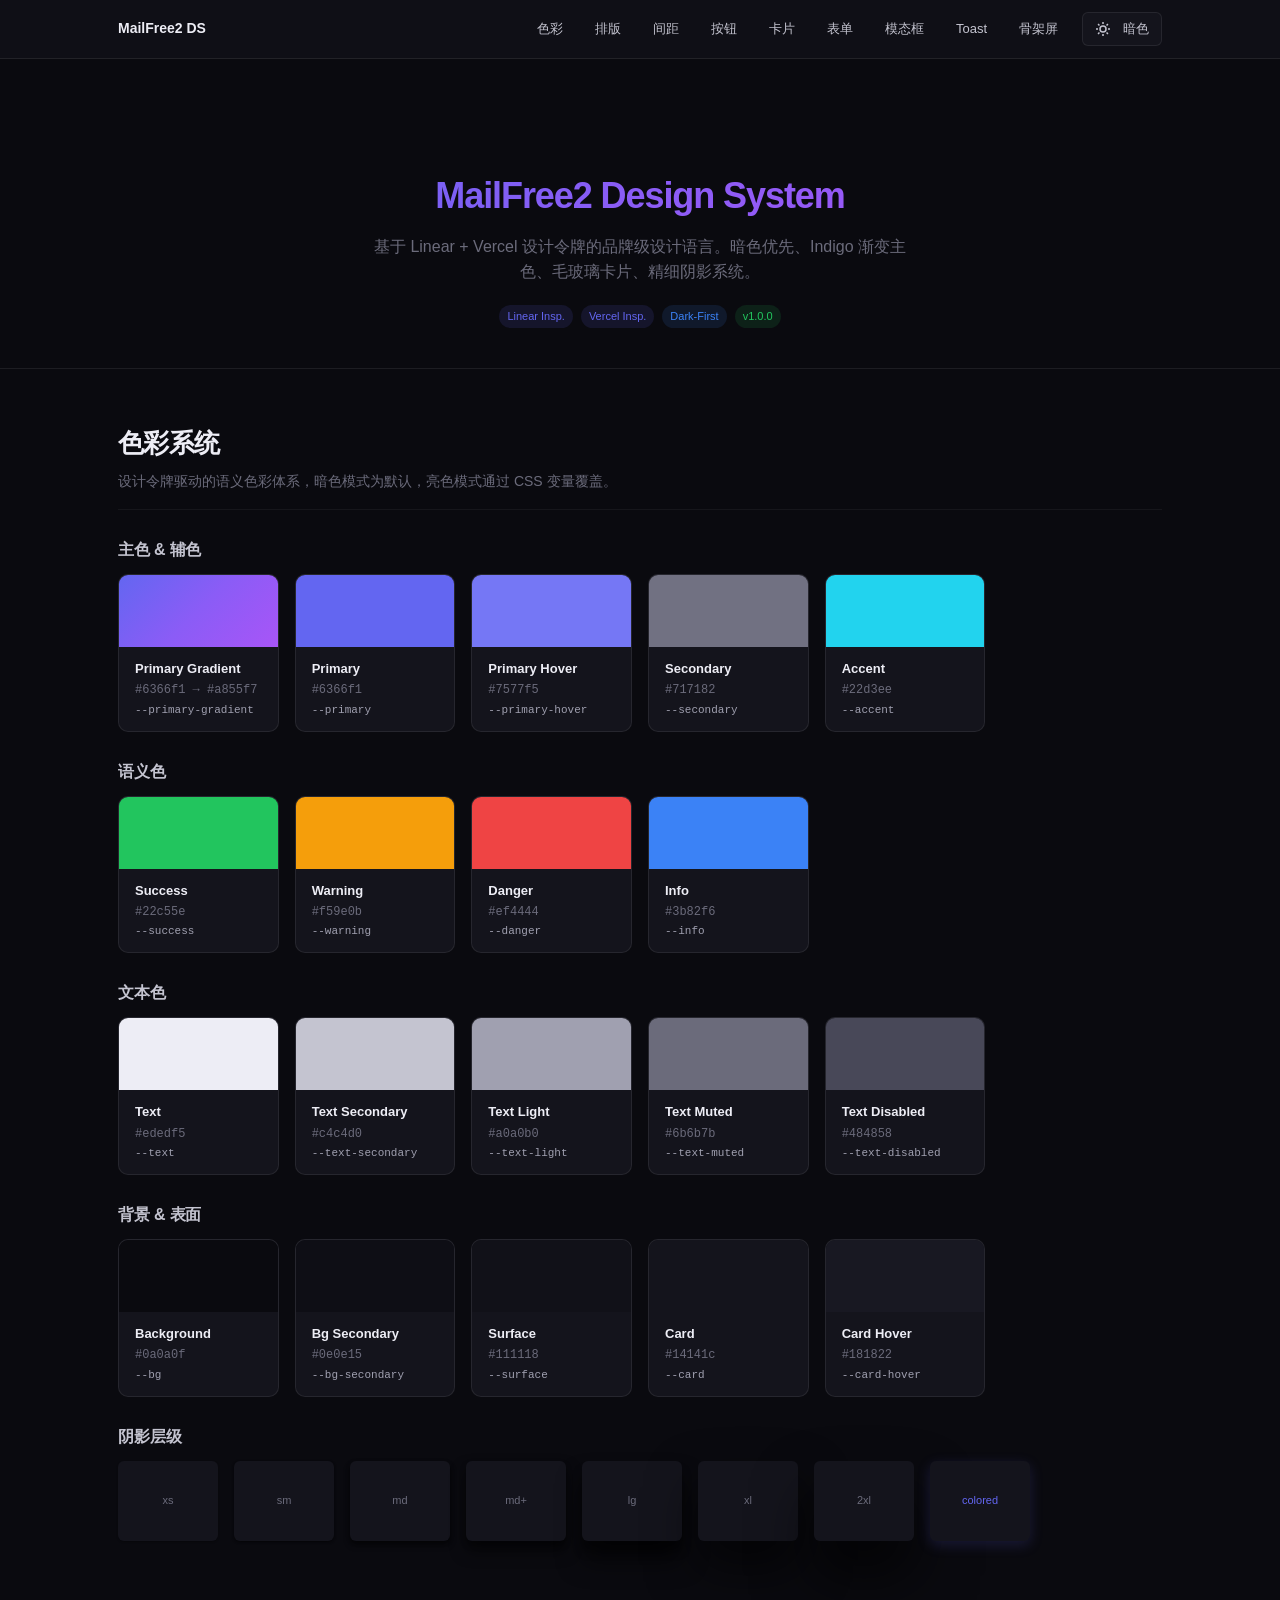
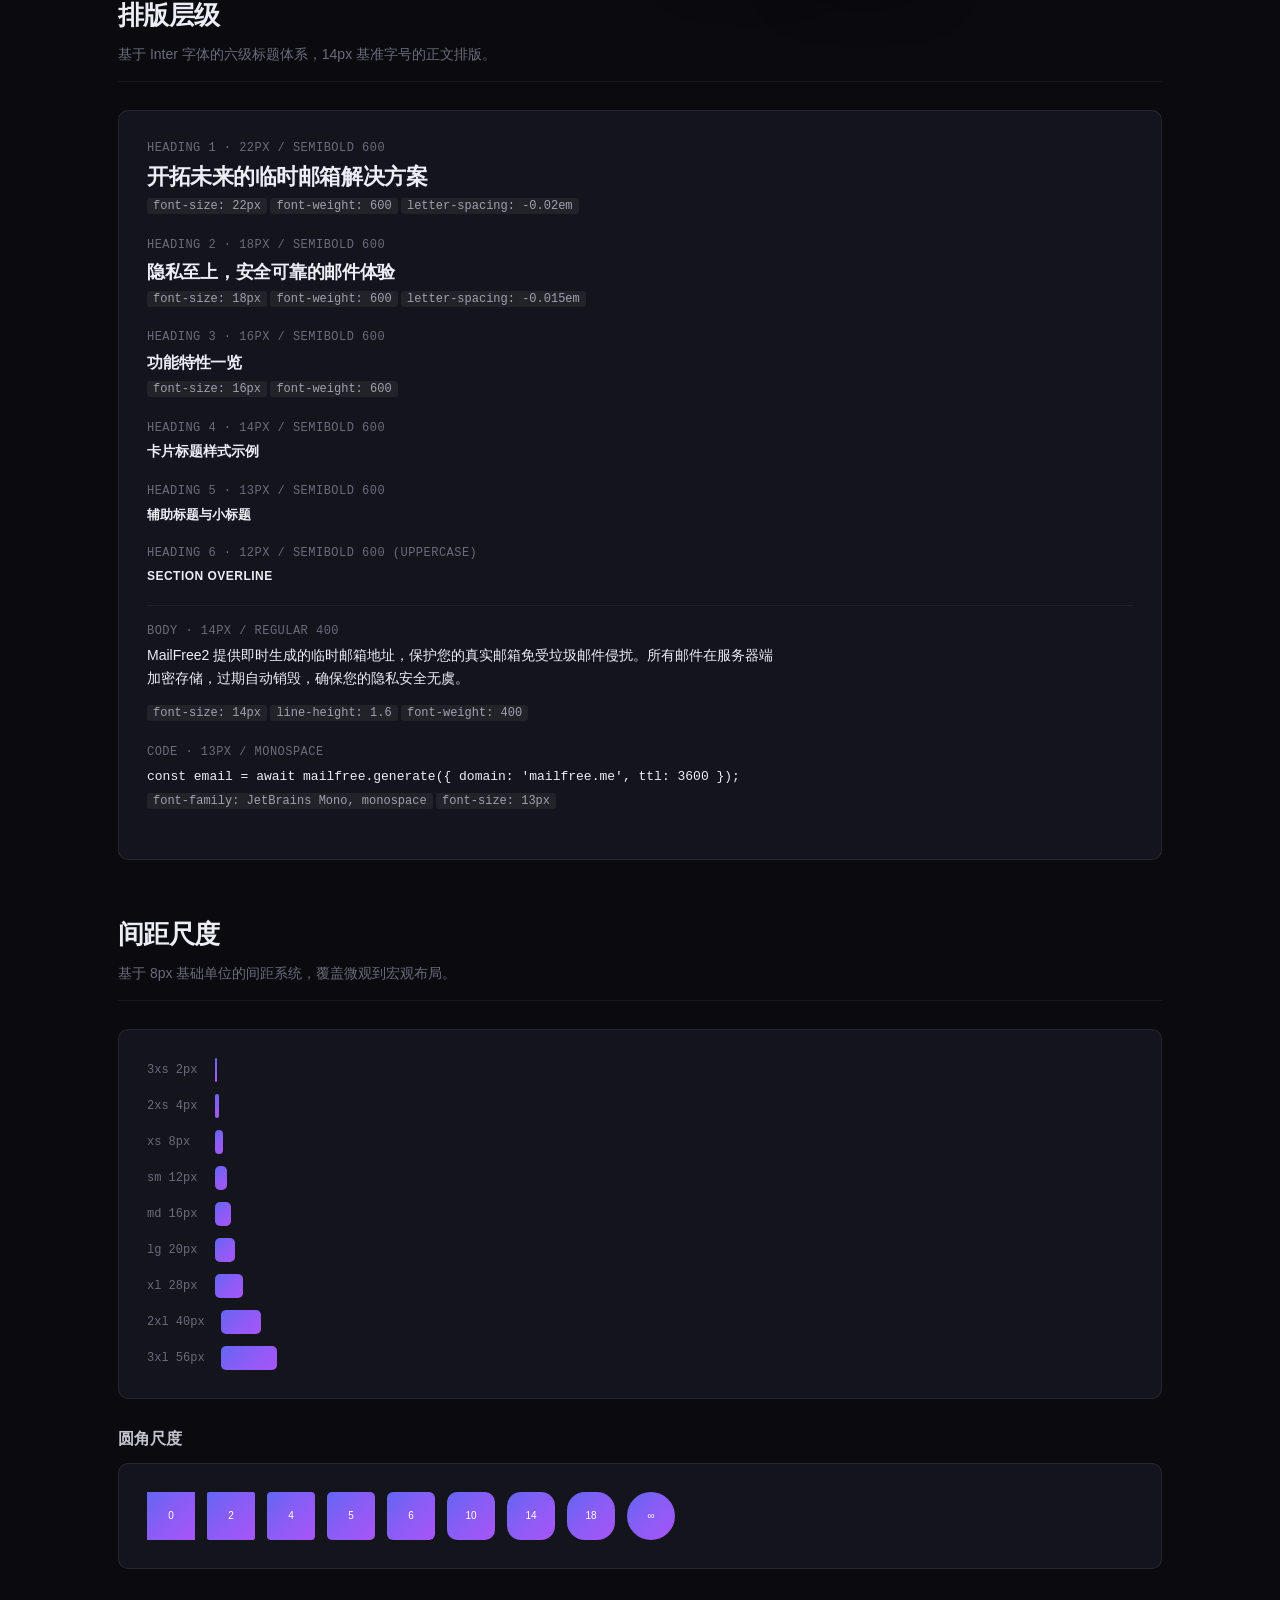
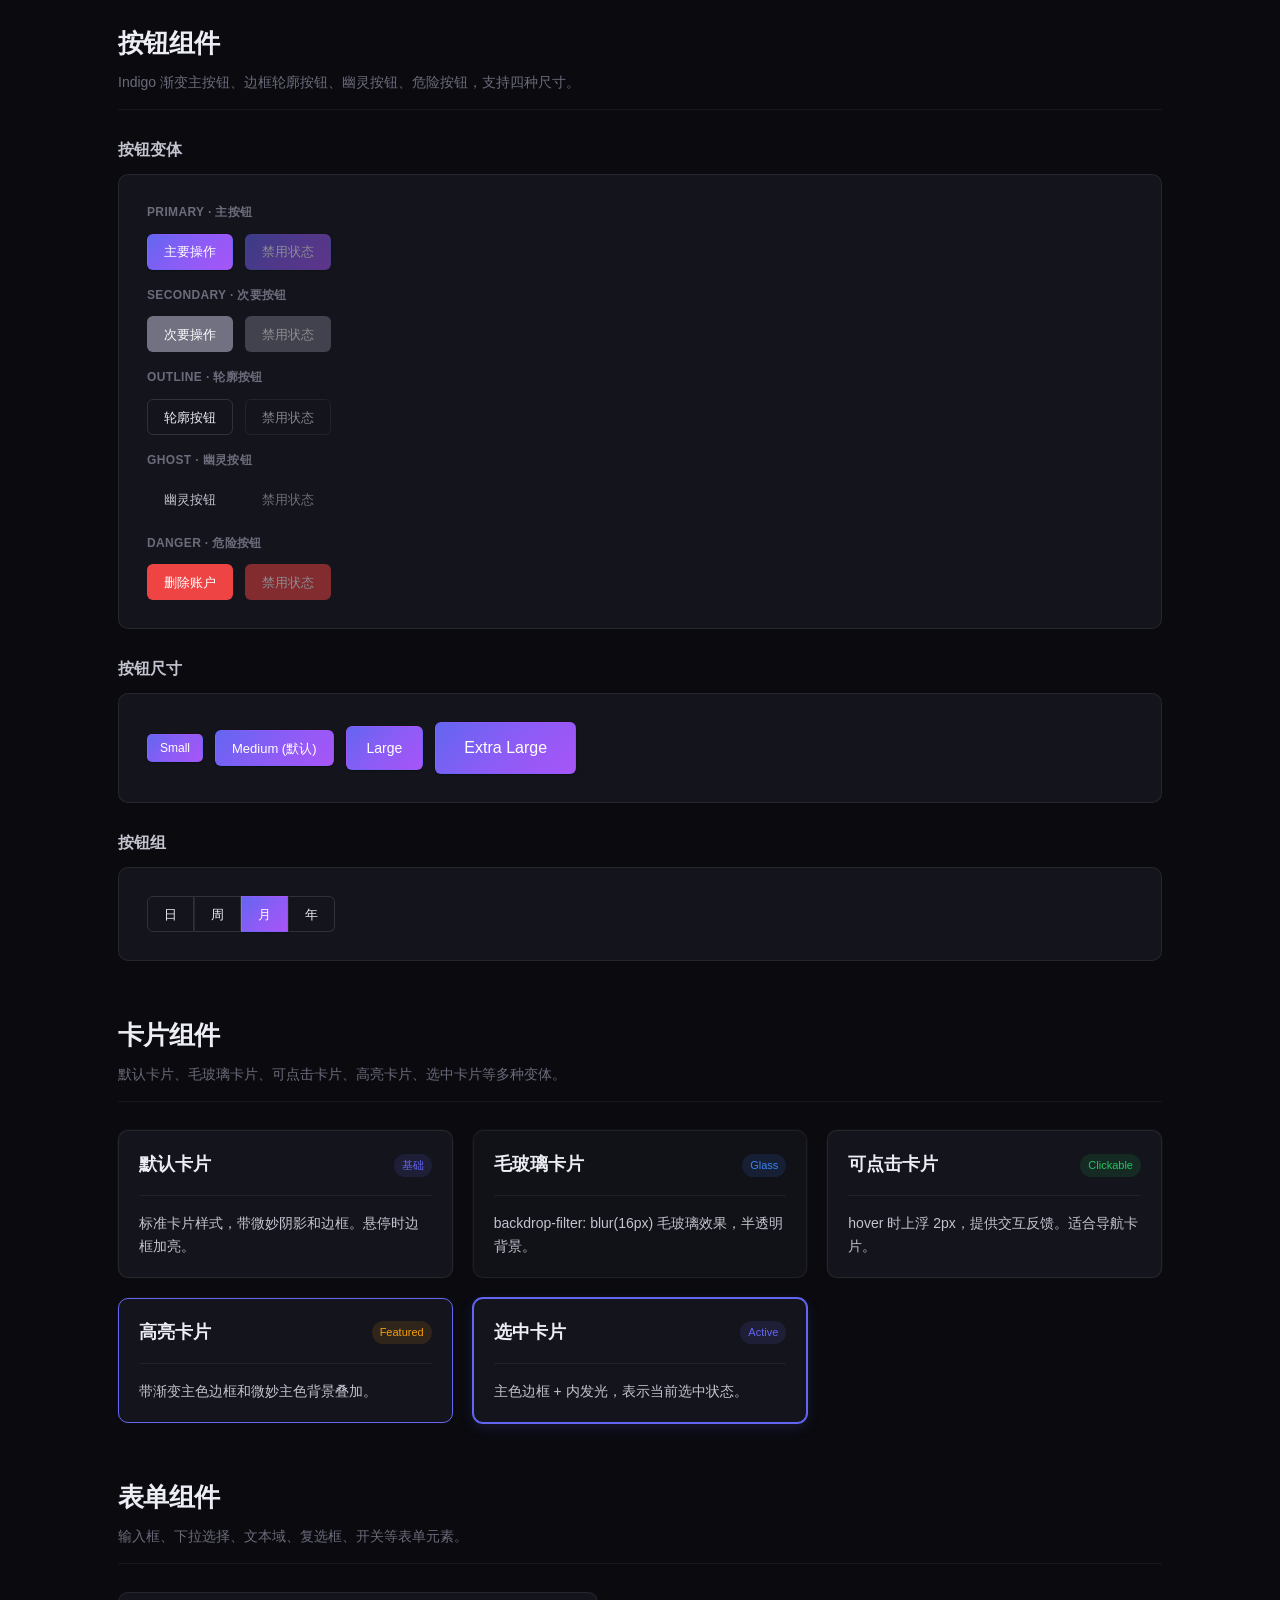
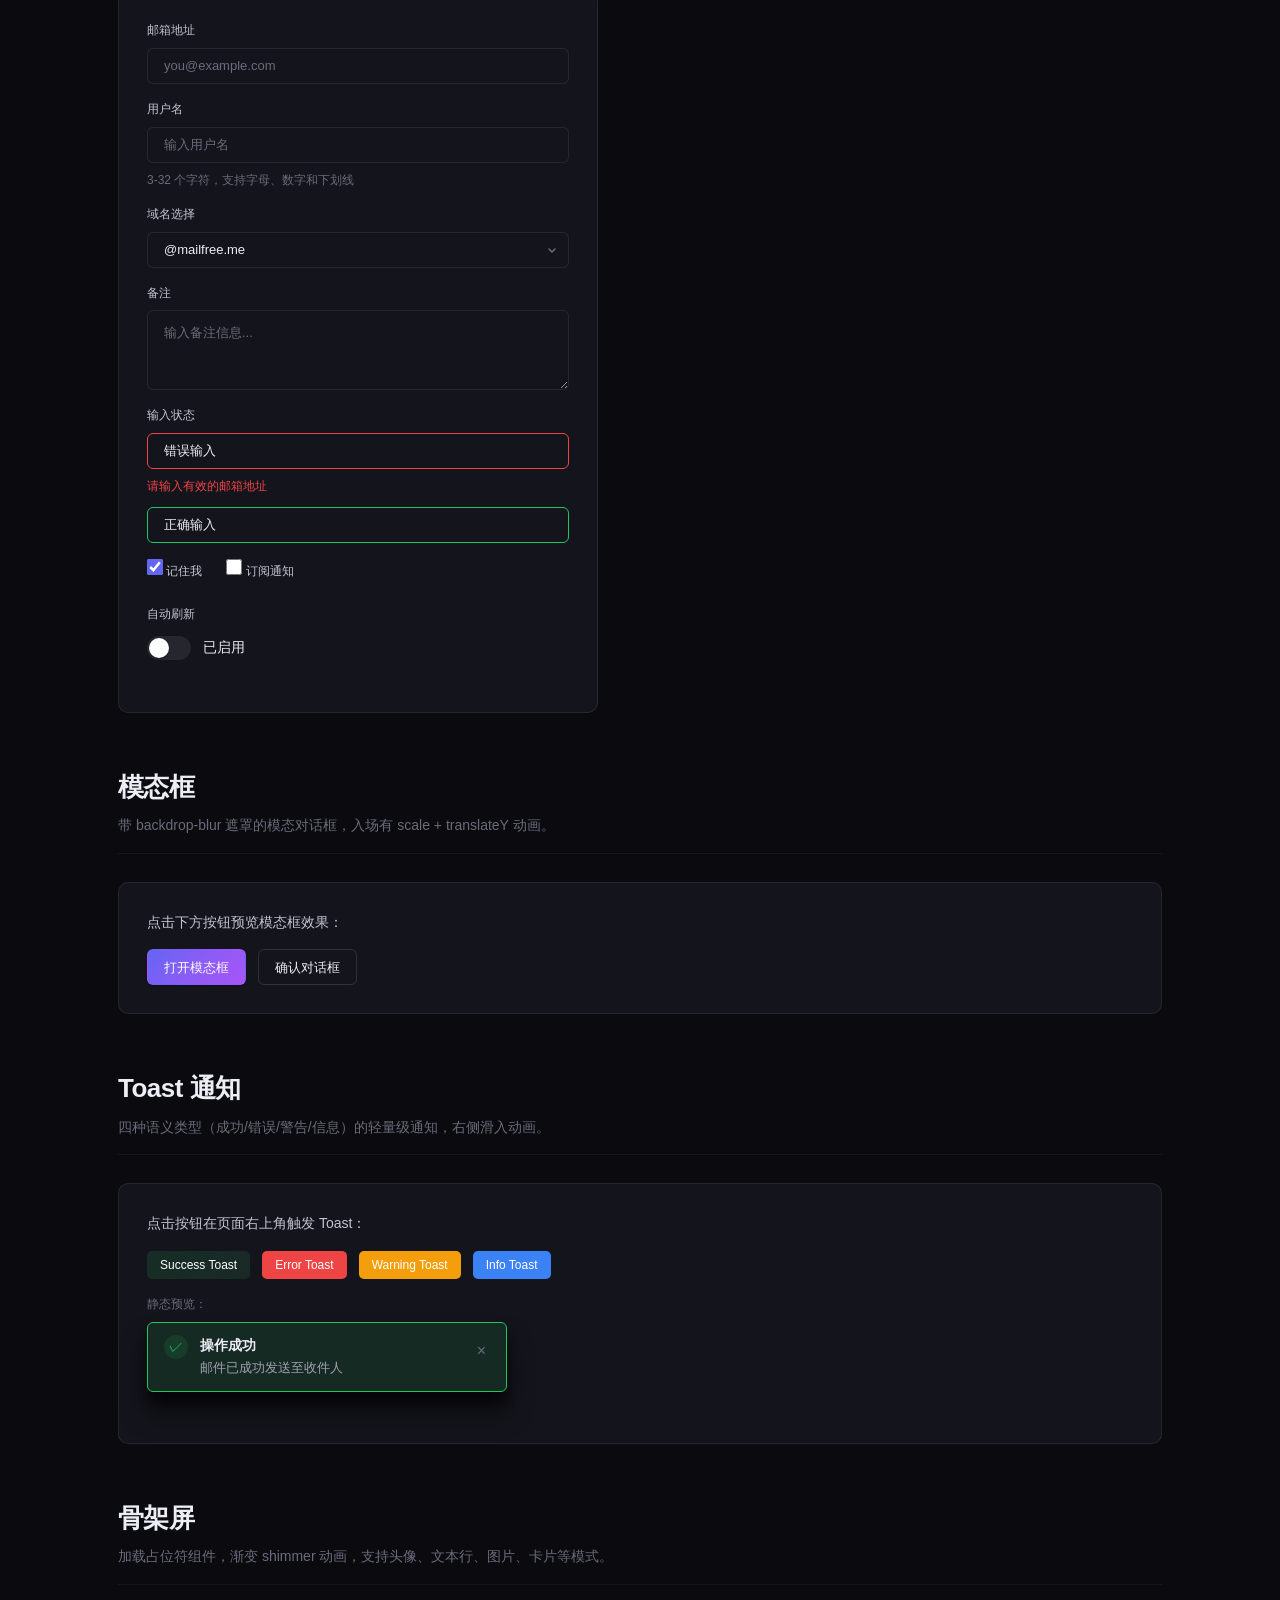
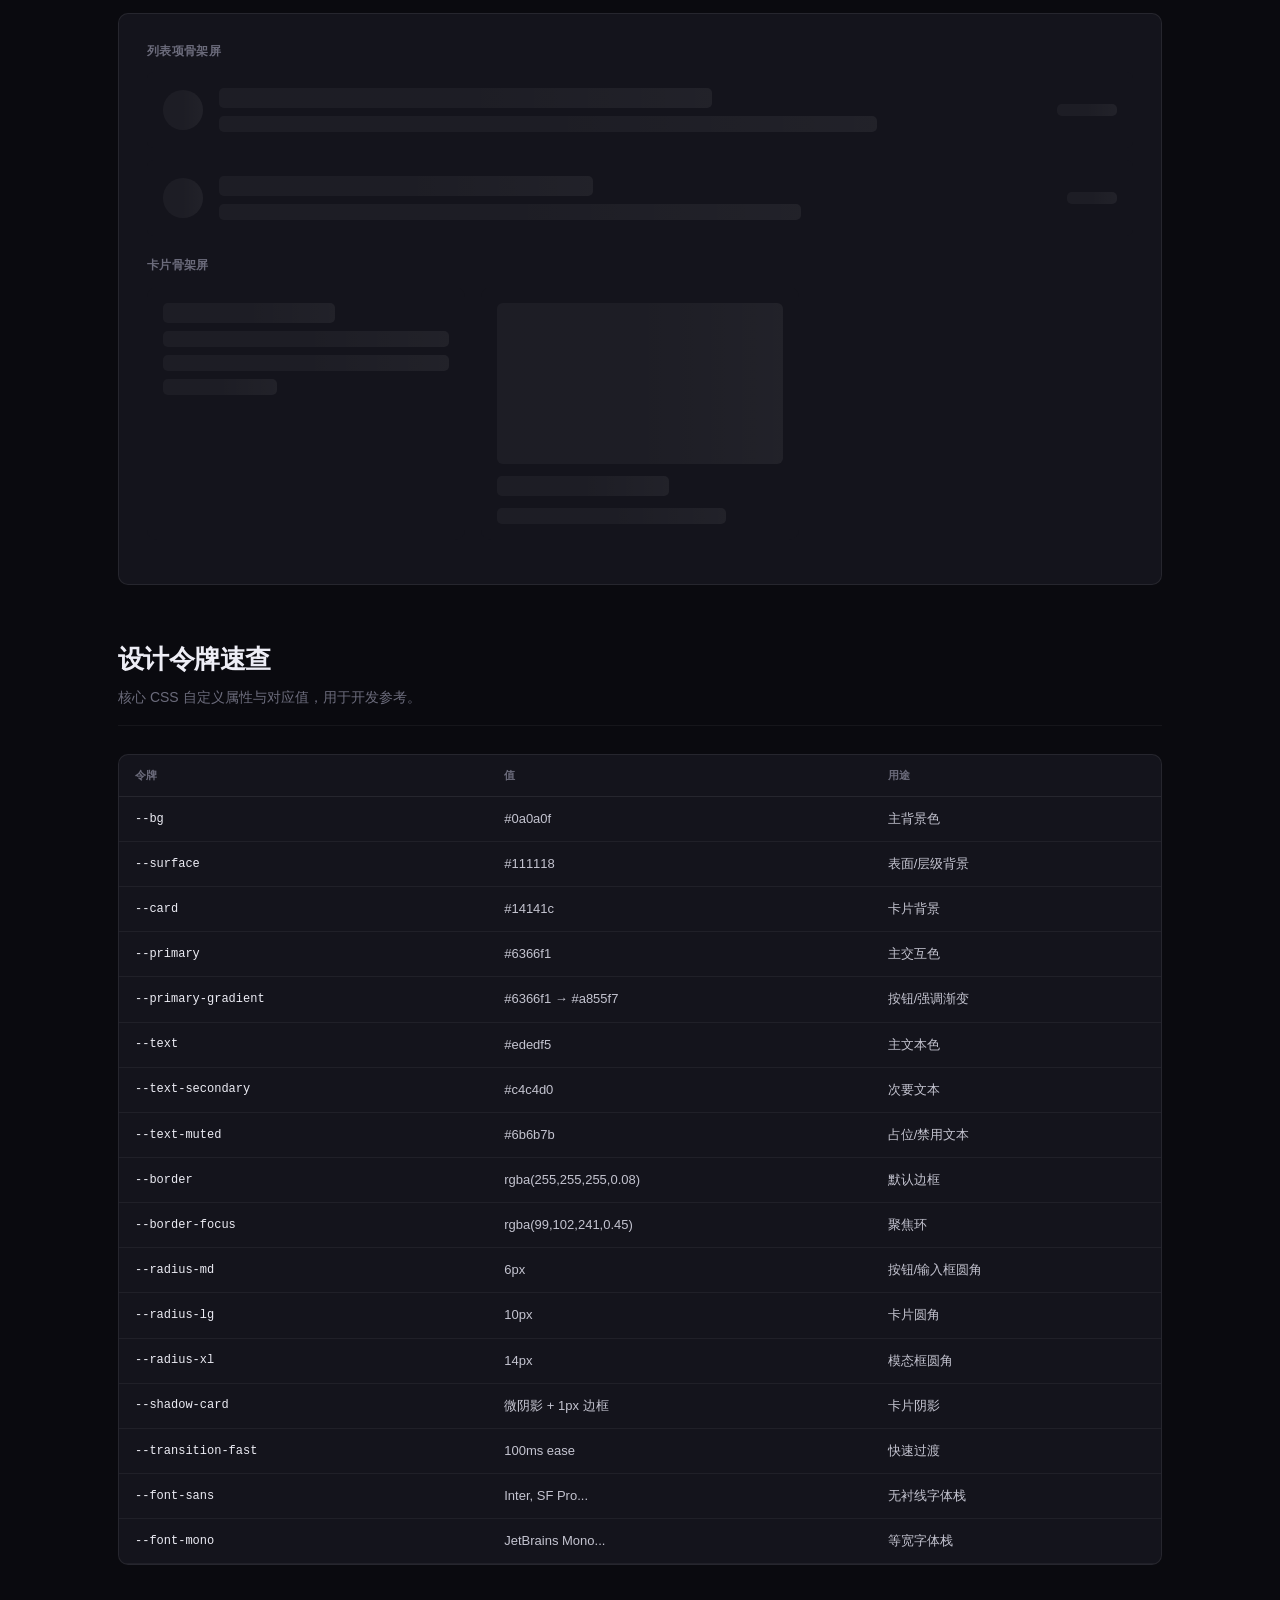
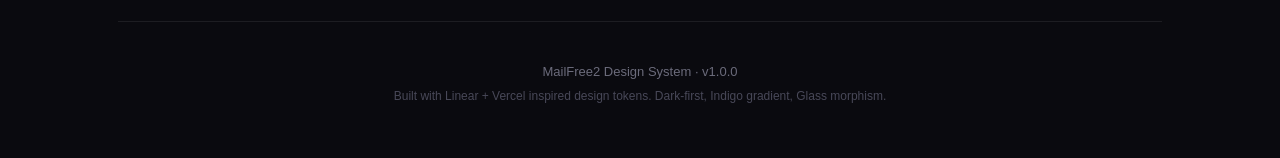
<file: mailfree2-design-system.html>
<!DOCTYPE html>
<html lang="zh-CN" data-theme="dark">
<head>
<meta charset="UTF-8">
<meta name="viewport" content="width=device-width, initial-scale=1.0">
<title>MailFree2 Design System</title>
<meta name="description" content="MailFree2 设计系统 — 基于 Linear + Vercel 设计令牌的暗色优先品牌设计语言">
<style>
/* =============================================
   CSS 变量 — 设计系统基础
   Linear + Vercel 设计令牌 · 暗色优先
   ============================================= */
:root {
  --bg: #0a0a0f;
  --bg-secondary: #0e0e15;
  --surface: #111118;
  --surface-overlay: rgba(17, 17, 24, 0.85);
  --card: #14141c;
  --card-hover: #181822;
  --card-glass: rgba(20, 20, 28, 0.75);
  --card-glass-hover: rgba(24, 24, 34, 0.85);
  --card-gradient: linear-gradient(135deg, #14141c 0%, #181822 100%);
  --card-gradient-accent: linear-gradient(135deg, rgba(20, 20, 28, 0.95), rgba(24, 24, 34, 0.9));
  --primary: #6366f1;
  --primary-hover: #7577f5;
  --primary-active: #5457e6;
  --primary-light: rgba(99, 102, 241, 0.12);
  --primary-glass: rgba(99, 102, 241, 0.15);
  --primary-rgb: 99, 102, 241;
  --text-on-brand: #ffffff;
  --primary-gradient: linear-gradient(135deg, #6366f1 0%, #8b5cf6 50%, #a855f7 100%);
  --primary-gradient-soft: linear-gradient(135deg, rgba(99, 102, 241, 0.25) 0%, rgba(168, 85, 247, 0.15) 100%);
  --secondary: #717182;
  --secondary-hover: #808090;
  --secondary-light: rgba(113, 113, 130, 0.12);
  --accent: #22d3ee;
  --accent-hover: #3dd9f0;
  --accent-light: rgba(34, 211, 238, 0.12);
  --accent-gradient: linear-gradient(135deg, #22d3ee, #6366f1);
  --success: #22c55e;
  --success-hover: #34d373;
  --success-light: rgba(34, 197, 94, 0.12);
  --success-gradient: linear-gradient(135deg, rgba(34, 197, 94, 0.15), rgba(74, 222, 128, 0.1));
  --warning: #f59e0b;
  --warning-hover: #f6b02e;
  --warning-light: rgba(245, 158, 11, 0.12);
  --warning-gradient: linear-gradient(135deg, rgba(245, 158, 11, 0.15), rgba(251, 191, 36, 0.1));
  --danger: #ef4444;
  --danger-hover: #f15a5a;
  --danger-active: #dc2626;
  --danger-light: rgba(239, 68, 68, 0.12);
  --danger-rgb: 239, 68, 68;
  --danger-gradient: linear-gradient(135deg, rgba(239, 68, 68, 0.15), rgba(248, 113, 113, 0.1));
  --info: #3b82f6;
  --info-hover: #5294f7;
  --info-light: rgba(59, 130, 246, 0.12);
  --info-gradient: linear-gradient(135deg, rgba(59, 130, 246, 0.15), rgba(96, 165, 250, 0.1));
  --text: #ededf5;
  --text-secondary: #c4c4d0;
  --text-light: #a0a0b0;
  --text-muted: #6b6b7b;
  --text-disabled: #484858;
  --text-inverse: #0a0a0f;
  --border: rgba(255, 255, 255, 0.08);
  --border-light: rgba(255, 255, 255, 0.05);
  --border-dark: rgba(255, 255, 255, 0.12);
  --border-focus: rgba(99, 102, 241, 0.45);
  --border-glass: rgba(255, 255, 255, 0.06);
  --border-glass-dark: rgba(255, 255, 255, 0.1);
  --border-glass-hover: rgba(255, 255, 255, 0.12);
  --border-gradient: linear-gradient(135deg, rgba(99, 102, 241, 0.3) 0%, rgba(139, 92, 246, 0.2) 50%, rgba(168, 85, 247, 0.15) 100%);
  --muted: rgba(255, 255, 255, 0.04);
  --muted2: rgba(255, 255, 255, 0.06);
  --shadow-xs: 0 1px 2px rgba(0, 0, 0, 0.3);
  --shadow-sm: 0 1px 3px rgba(0, 0, 0, 0.4), 0 1px 2px rgba(0, 0, 0, 0.2);
  --shadow: 0 4px 6px rgba(0, 0, 0, 0.45), 0 2px 4px rgba(0, 0, 0, 0.3);
  --shadow-md: 0 10px 15px rgba(0, 0, 0, 0.5), 0 4px 6px rgba(0, 0, 0, 0.3);
  --shadow-lg: 0 20px 25px rgba(0, 0, 0, 0.55), 0 10px 10px rgba(0, 0, 0, 0.35);
  --shadow-xl: 0 25px 50px rgba(0, 0, 0, 0.6);
  --shadow-2xl: 0 35px 60px rgba(0, 0, 0, 0.7);
  --shadow-glass: 0 8px 32px rgba(0, 0, 0, 0.4);
  --shadow-colored: 0 4px 14px rgba(99, 102, 241, 0.18);
  --shadow-glow: 0 0 24px rgba(99, 102, 241, 0.15);
  --shadow-inner: inset 0 2px 4px rgba(0, 0, 0, 0.2);
  --shadow-button: 0 1px 2px rgba(0, 0, 0, 0.3);
  --shadow-button-hover: 0 2px 6px rgba(0, 0, 0, 0.4), 0 0 16px rgba(99, 102, 241, 0.15);
  --shadow-card: 0 1px 2px rgba(0, 0, 0, 0.25), 0 0 0 1px rgba(255, 255, 255, 0.03);
  --shadow-card-hover: 0 4px 12px rgba(0, 0, 0, 0.4), 0 0 0 1px rgba(255, 255, 255, 0.06);
  --spacing-3xs: 2px;
  --spacing-2xs: 4px;
  --spacing-xs: 8px;
  --spacing-sm: 12px;
  --spacing-md: 16px;
  --spacing-lg: 20px;
  --spacing-xl: 28px;
  --spacing-2xl: 40px;
  --spacing-3xl: 56px;
  --radius-none: 0;
  --radius-2xs: 2px;
  --radius-xs: 4px;
  --radius-sm: 5px;
  --radius-md: 6px;
  --radius-lg: 10px;
  --radius-xl: 14px;
  --radius-2xl: 18px;
  --radius-full: 9999px;
  --transition: 150ms cubic-bezier(0.4, 0, 0.2, 1);
  --transition-fast: 100ms cubic-bezier(0.4, 0, 0.2, 1);
  --transition-slow: 300ms cubic-bezier(0.4, 0, 0.2, 1);
  --transition-bounce: 250ms cubic-bezier(0.34, 1.56, 0.64, 1);
  --blur-sm: 4px;
  --blur-md: 8px;
  --blur-lg: 16px;
  --blur-xl: 24px;
  --font-sans: "Inter", "SF Pro Display", "SF Pro Text", -apple-system, BlinkMacSystemFont, "Segoe UI", Roboto, "Helvetica Neue", Arial, "Noto Sans SC", sans-serif;
  --font-mono: "JetBrains Mono", "SF Mono", "IBM Plex Mono", "Fira Code", "Cascadia Code", "Consolas", "Liberation Mono", Menlo, Monaco, monospace;
  --z-base: 0;
  --z-dropdown: 100;
  --z-sticky: 200;
  --z-overlay: 300;
  --z-modal: 400;
  --z-toast: 500;
  --z-tooltip: 600;
}

/* ── 亮色模式 ── */
:root[data-theme="light"] {
  --bg: #fafafa;
  --bg-secondary: #f4f4f5;
  --surface: #ffffff;
  --surface-overlay: rgba(255, 255, 255, 0.9);
  --card: #ffffff;
  --card-hover: #fafafa;
  --card-glass: rgba(255, 255, 255, 0.78);
  --card-glass-hover: rgba(255, 255, 255, 0.92);
  --card-gradient: linear-gradient(135deg, #ffffff, #fafafa);
  --card-gradient-accent: linear-gradient(135deg, rgba(255, 255, 255, 0.95), rgba(250, 250, 250, 0.9));
  --text: #18181b;
  --text-secondary: #3f3f46;
  --text-light: #52525b;
  --text-muted: #71717a;
  --text-disabled: #a1a1aa;
  --text-inverse: #fafafa;
  --text-on-brand: #ffffff;
  --primary: #4f46e5;
  --primary-hover: #6366f1;
  --primary-active: #4338ca;
  --primary-light: rgba(79, 70, 229, 0.08);
  --primary-glass: rgba(79, 70, 229, 0.1);
  --primary-gradient: linear-gradient(135deg, #4f46e5, #7c3aed, #9333ea);
  --primary-gradient-soft: linear-gradient(135deg, rgba(79, 70, 229, 0.12), rgba(147, 51, 234, 0.08));
  --border: rgba(0, 0, 0, 0.08);
  --border-light: rgba(0, 0, 0, 0.04);
  --border-dark: rgba(0, 0, 0, 0.12);
  --border-focus: rgba(79, 70, 229, 0.4);
  --border-glass: rgba(0, 0, 0, 0.06);
  --border-glass-dark: rgba(0, 0, 0, 0.1);
  --border-glass-hover: rgba(0, 0, 0, 0.12);
  --secondary: #717182;
  --secondary-hover: #808090;
  --secondary-light: rgba(113, 113, 130, 0.08);
  --accent: #0891b2;
  --accent-hover: #06b6d4;
  --accent-light: rgba(8, 145, 178, 0.08);
  --success: #16a34a;
  --success-light: rgba(22, 163, 74, 0.08);
  --warning: #d97706;
  --warning-light: rgba(217, 119, 6, 0.08);
  --danger: #dc2626;
  --danger-light: rgba(220, 38, 38, 0.08);
  --danger-rgb: 220, 38, 38;
  --info: #2563eb;
  --info-light: rgba(37, 99, 235, 0.08);
  --shadow-xs: 0 1px 2px rgba(0, 0, 0, 0.04);
  --shadow-sm: 0 1px 3px rgba(0, 0, 0, 0.06), 0 1px 2px rgba(0, 0, 0, 0.04);
  --shadow: 0 4px 6px rgba(0, 0, 0, 0.05), 0 2px 4px rgba(0, 0, 0, 0.04);
  --shadow-md: 0 10px 15px rgba(0, 0, 0, 0.06), 0 4px 6px rgba(0, 0, 0, 0.04);
  --shadow-lg: 0 20px 25px rgba(0, 0, 0, 0.08), 0 10px 10px rgba(0, 0, 0, 0.04);
  --shadow-xl: 0 25px 50px rgba(0, 0, 0, 0.1);
  --shadow-2xl: 0 35px 60px rgba(0, 0, 0, 0.15);
  --shadow-glass: 0 8px 32px rgba(0, 0, 0, 0.06);
  --shadow-colored: 0 4px 12px rgba(79, 70, 229, 0.15);
  --shadow-glow: 0 0 30px rgba(79, 70, 229, 0.1);
  --shadow-inner: inset 0 2px 4px rgba(0, 0, 0, 0.04);
  --shadow-button: 0 1px 2px rgba(0, 0, 0, 0.06);
  --shadow-button-hover: 0 2px 6px rgba(0, 0, 0, 0.1);
  --shadow-card: 0 1px 3px rgba(0, 0, 0, 0.04), 0 0 0 1px rgba(0, 0, 0, 0.04);
  --shadow-card-hover: 0 4px 12px rgba(0, 0, 0, 0.06), 0 0 0 1px rgba(0, 0, 0, 0.04);
  --muted: rgba(0, 0, 0, 0.04);
  --muted2: rgba(0, 0, 0, 0.06);
}

/* ── System preference auto-detect (only when no manual theme set) ── */
@media (prefers-color-scheme: light) {
  :root:not([data-theme]) {
    --bg: #fafafa;
    --bg-secondary: #f4f4f5;
    --surface: #ffffff;
    --card: #ffffff;
    --card-hover: #fafafa;
    --text: #18181b;
    --text-secondary: #3f3f46;
    --text-light: #52525b;
    --text-muted: #71717a;
    --text-disabled: #a1a1aa;
    --border: rgba(0, 0, 0, 0.08);
    --border-light: rgba(0, 0, 0, 0.04);
    --border-dark: rgba(0, 0, 0, 0.12);
    --primary: #4f46e5;
    --primary-hover: #6366f1;
    --primary-active: #4338ca;
    --primary-light: rgba(79, 70, 229, 0.08);
    --muted: rgba(0, 0, 0, 0.04);
    --muted2: rgba(0, 0, 0, 0.06);
    --shadow-card: 0 1px 3px rgba(0, 0, 0, 0.04), 0 0 0 1px rgba(0, 0, 0, 0.04);
    --shadow-card-hover: 0 4px 12px rgba(0, 0, 0, 0.06), 0 0 0 1px rgba(0, 0, 0, 0.04);
    --shadow-button: 0 1px 2px rgba(0, 0, 0, 0.06);
    --shadow-sm: 0 1px 3px rgba(0, 0, 0, 0.06), 0 1px 2px rgba(0, 0, 0, 0.04);
  }
}

/* =============================================
   CSS 重置和基础样式
   ============================================= */
*, *::before, *::after { box-sizing: border-box; }
html, body, div, span, h1, h2, h3, h4, h5, h6, p, blockquote, pre, a, button, input, select, textarea, ul, ol, li, table, tr, td, th { margin: 0; padding: 0; }
html { font-size: 16px; -webkit-font-smoothing: antialiased; -moz-osx-font-smoothing: grayscale; text-rendering: optimizeLegibility; }
body { font-family: var(--font-sans); font-size: 14px; line-height: 1.55; color: var(--text); background: var(--bg); min-height: 100vh; }
h1 { font-size: 22px; font-weight: 600; line-height: 1.4; letter-spacing: -0.02em; color: var(--text); }
h2 { font-size: 18px; font-weight: 600; line-height: 1.45; letter-spacing: -0.015em; color: var(--text); }
h3 { font-size: 16px; font-weight: 600; line-height: 1.5; letter-spacing: -0.01em; color: var(--text); }
h4 { font-size: 14px; font-weight: 600; line-height: 1.5; color: var(--text); }
h5 { font-size: 13px; font-weight: 600; line-height: 1.5; color: var(--text); }
h6 { font-size: 12px; font-weight: 600; line-height: 1.5; text-transform: uppercase; letter-spacing: 0.04em; color: var(--text); }
p { font-size: 14px; line-height: 1.6; margin-bottom: 1em; }
code, pre, .email-address, .mono { font-family: var(--font-mono); font-size: 13px; }
a, .link { color: var(--primary); text-decoration: none; transition: var(--transition-fast); }
a:hover, .link:hover { color: var(--primary-hover); text-decoration: underline; }
ul, ol { list-style: none; }
img, svg { display: block; max-width: 100%; height: auto; }
table { border-collapse: collapse; width: 100%; }
input, button, select, textarea { font-family: inherit; font-size: inherit; line-height: inherit; }
button { cursor: pointer; border: none; background: none; }
input, select, textarea { background: var(--card); border: 1px solid var(--border); border-radius: var(--radius-md); padding: 10px var(--spacing-md); transition: var(--transition-fast); }
input:focus, select:focus, textarea:focus { outline: none; border-color: var(--primary); box-shadow: 0 0 0 3px var(--border-focus); }
input::placeholder, textarea::placeholder { color: var(--text-muted); }
::-webkit-scrollbar { width: 8px; height: 8px; }
::-webkit-scrollbar-track { background: transparent; }
::-webkit-scrollbar-thumb { background: var(--border); border-radius: 4px; }
::-webkit-scrollbar-thumb:hover { background: var(--text-muted); }
::selection { background: var(--primary-light); color: var(--primary); }
:focus-visible { outline: none; box-shadow: 0 0 0 3px var(--border-focus); border-radius: 2px; }
.sr-only { position: absolute; width: 1px; height: 1px; padding: 0; margin: -1px; overflow: hidden; clip: rect(0, 0, 0, 0); white-space: nowrap; border: 0; }

/* =============================================
   按钮组件样式
   ============================================= */
.btn { display: inline-flex; align-items: center; justify-content: center; gap: var(--spacing-xs); height: 36px; padding: 0 var(--spacing-md); font-family: var(--font-sans); font-size: 13px; font-weight: 500; line-height: 1; text-decoration: none; border-radius: var(--radius-md); border: 1px solid transparent; cursor: pointer; transition: var(--transition-fast); white-space: nowrap; user-select: none; position: relative; overflow: hidden; }
.btn:disabled { opacity: 0.5; cursor: not-allowed; pointer-events: none; }
.btn:active { transform: scale(0.985); }
.btn-primary { background: var(--primary-gradient); color: var(--text-on-brand); border-color: transparent; box-shadow: var(--shadow-button); }
.btn-primary:hover { box-shadow: var(--shadow-button-hover), 0 0 16px rgba(var(--primary-rgb), 0.25); filter: brightness(1.08); }
.btn-primary:active { filter: brightness(0.95); transform: scale(0.985); }
.btn-secondary { background: var(--secondary); color: var(--text-on-brand); border-color: transparent; }
.btn-secondary:hover { opacity: 0.9; }
.btn-outline { background: transparent; color: var(--text); border: 1px solid var(--border-dark); }
.btn-outline:hover { background: var(--muted); border-color: var(--border); }
.btn-outline:focus-visible { border-color: var(--primary); box-shadow: 0 0 0 2px var(--border-focus); }
.btn-ghost { background: transparent; color: var(--text-secondary); border-color: transparent; }
.btn-ghost:hover { background: var(--muted); color: var(--text); }
.btn-danger { background: var(--danger); color: var(--text-on-brand); }
.btn-danger:hover { box-shadow: 0 0 16px rgba(var(--danger-rgb), 0.25); filter: brightness(1.08); }
.btn-success { background: var(--success-gradient); color: var(--text-on-brand); border-color: transparent; }
.btn-success:hover { background: var(--success-hover); }
.btn-sm { height: 28px; padding: 0 var(--spacing-sm); font-size: 12px; border-radius: var(--radius-sm); }
.btn-md { height: 36px; padding: 0 var(--spacing-md); font-size: 13px; }
.btn-lg { height: 44px; padding: 0 var(--spacing-lg); font-size: 14px; }
.btn-xl { height: 52px; padding: 0 var(--spacing-xl); font-size: 16px; }
.btn-block { display: flex; width: 100%; }
.btn-icon { width: 36px; height: 36px; padding: 0; border-radius: var(--radius-md); }
.btn-icon.btn-sm { width: 28px; height: 28px; }
.btn-icon.btn-lg { width: 44px; height: 44px; }
.btn-group { display: inline-flex; gap: 0; }
.btn-group .btn { border-radius: 0; }
.btn-group .btn:first-child { border-radius: var(--radius-md) 0 0 var(--radius-md); }
.btn-group .btn:last-child { border-radius: 0 var(--radius-md) var(--radius-md) 0; }
.btn-group .btn + .btn { border-left: 1px solid var(--border); }
.btn.loading { position: relative; color: transparent; pointer-events: none; }
.btn.loading::after { content: ''; position: absolute; width: 16px; height: 16px; border: 2px solid currentColor; border-top-color: transparent; border-radius: 50%; animation: spin 0.6s linear infinite; }
.spinner { display: inline-block; width: 16px; height: 16px; border: 2px solid currentColor; border-top-color: transparent; border-radius: 50%; animation: spin 0.6s linear infinite; }
@keyframes spin { to { transform: rotate(360deg); } }

/* =============================================
   卡片组件样式
   ============================================= */
.card { background: var(--card); border-radius: var(--radius-lg); border: 1px solid var(--border); box-shadow: var(--shadow-card); padding: var(--spacing-lg); transition: var(--transition); }
.card:hover { border-color: var(--border-dark); }
.card-glass { background: var(--card-glass); backdrop-filter: blur(16px); -webkit-backdrop-filter: blur(16px); border: 1px solid var(--border-glass); }
.card-glass:hover { background: var(--card-glass-hover); border-color: var(--border-glass-hover); }
.card-header { display: flex; align-items: center; justify-content: space-between; padding-bottom: var(--spacing-md); margin-bottom: var(--spacing-md); border-bottom: 1px solid var(--border-light); }
.card-title { font-size: 18px; font-weight: 600; color: var(--text); margin: 0; }
.card-subtitle { font-size: 14px; color: var(--text-muted); margin-top: 4px; }
.card-body { flex: 1; }
.card-footer { display: flex; align-items: center; justify-content: flex-end; gap: var(--spacing-sm); padding-top: var(--spacing-md); margin-top: var(--spacing-md); border-top: 1px solid var(--border-light); }
.card-clickable { cursor: pointer; }
.card-clickable:hover { transform: translateY(-2px); border-color: var(--border-dark); }
.card-clickable:active { transform: translateY(0); }
.card.selected, .card.active { border-color: var(--primary); box-shadow: 0 0 0 1px var(--primary), var(--shadow-colored); }
.card-highlight { border-color: var(--primary); background: linear-gradient(var(--card), var(--card)), var(--primary-gradient-soft); }
.card-grid { display: grid; grid-template-columns: repeat(auto-fill, minmax(280px, 1fr)); gap: var(--spacing-lg); }
.empty-state { display: flex; flex-direction: column; align-items: center; justify-content: center; padding: var(--spacing-2xl); text-align: center; color: var(--text-muted); }

/* =============================================
   表单组件样式
   ============================================= */
.form-group { margin-bottom: var(--spacing-md); }
.form-group label, label, .label { display: block; font-size: 12px; font-weight: 500; color: var(--text-secondary); margin-bottom: var(--spacing-xs); text-transform: none; letter-spacing: 0; }
.form-group .form-hint, .form-hint { font-size: 12px; color: var(--text-muted); margin-top: var(--spacing-xs); }
.form-error { font-size: 12px; color: var(--danger); margin-top: var(--spacing-xs); }
.form-input, .form-select, .form-textarea, .input { display: block; width: 100%; height: 36px; padding: 0 var(--spacing-md); font-family: var(--font-sans); font-size: 13px; line-height: 1; color: var(--text); background: var(--card); border: 1px solid var(--border); border-radius: var(--radius-md); outline: none; transition: var(--transition-fast); }
.form-input::placeholder, .form-textarea::placeholder, .input::placeholder { color: var(--text-muted); }
.form-input:hover, .form-select:hover, .form-textarea:hover, .input:hover { border-color: var(--border-dark); }
.form-input:focus, .form-select:focus, .form-textarea:focus, .input:focus, .input:focus-visible { border-color: var(--primary); box-shadow: 0 0 0 3px var(--border-focus); }
.form-input:disabled, .form-select:disabled, .form-textarea:disabled, .input:disabled { opacity: 0.5; cursor: not-allowed; }
.input-sm, .form-input-sm { height: 28px; font-size: 12px; padding: 0 var(--spacing-sm); }
.input-lg, .form-input-lg { height: 44px; font-size: 14px; padding: 0 var(--spacing-lg); }
textarea, .textarea, .form-textarea { min-height: 80px; padding: var(--spacing-sm) var(--spacing-md); line-height: 1.55; resize: vertical; height: auto; }
select, .select, .form-select { height: 36px; padding: 0 32px 0 var(--spacing-md); font-size: 13px; color: var(--text); background: var(--card); border: 1px solid var(--border); border-radius: var(--radius-md); cursor: pointer; appearance: none; background-image: url("data:image/svg+xml,%3Csvg xmlns='http://www.w3.org/2000/svg' width='12' height='12' fill='none'%3E%3Cpath d='M3 5l3 3 3-3' stroke='%236b6b7b' stroke-width='1.5' stroke-linecap='round'/%3E%3C/svg%3E"); background-repeat: no-repeat; background-position: right 10px center; }
.form-check { display: flex; align-items: center; gap: var(--spacing-sm); cursor: pointer; }
.checkbox, .radio { display: inline-flex; align-items: center; gap: var(--spacing-xs); font-size: 13px; color: var(--text); cursor: pointer; }
.form-check input[type="checkbox"], .form-check input[type="radio"], .checkbox input[type="checkbox"], .radio input[type="radio"] { width: 16px; height: 16px; margin: 0; cursor: pointer; accent-color: var(--primary); }
.form-check-label { font-size: 14px; color: var(--text); user-select: none; }
.form-switch { display: inline-flex; align-items: center; gap: var(--spacing-sm); cursor: pointer; }
.form-switch-input { position: relative; width: 44px; height: 24px; background: var(--border); border-radius: var(--radius-full); cursor: pointer; transition: var(--transition-fast); }
.form-switch-input:checked { background: var(--primary); }
.form-switch-input::before { content: ''; position: absolute; top: 2px; left: 2px; width: 20px; height: 20px; background: white; border-radius: 50%; transition: var(--transition-fast); box-shadow: var(--shadow-xs); }
.form-switch-input:checked::before { transform: translateX(20px); }
.input-group { display: flex; }
.input-group .form-input, .input-group .input { flex: 1; border-radius: var(--radius-md) 0 0 var(--radius-md); }
.input-group .btn { border-radius: 0 var(--radius-md) var(--radius-md) 0; }
.form-input.error, .form-select.error, .form-textarea.error, .input.error { border-color: var(--danger); }
.form-input.error:focus, .form-select.error:focus, .form-textarea.error:focus, .input.error:focus { box-shadow: 0 0 0 3px var(--danger-light); }
.form-input.success, .form-select.success, .input.success { border-color: var(--success); }
.form-input.success:focus, .form-select.success:focus, .input.success:focus { box-shadow: 0 0 0 3px var(--success-light); }
.input-wrapper { position: relative; display: flex; align-items: center; }
.input-wrapper .input-icon { position: absolute; left: var(--spacing-sm); color: var(--text-muted); pointer-events: none; }
.input-wrapper .input { padding-left: 36px; }

/* =============================================
   模态框组件样式
   ============================================= */
.modal-overlay { position: fixed; inset: 0; background: rgba(0, 0, 0, 0.6); backdrop-filter: blur(4px); -webkit-backdrop-filter: blur(4px); display: flex; align-items: center; justify-content: center; padding: var(--spacing-lg); z-index: var(--z-modal); opacity: 0; visibility: hidden; transition: var(--transition); }
.modal-overlay.show { opacity: 1; visibility: visible; }
.modal { position: relative; background: var(--card); border-radius: var(--radius-xl); border: 1px solid var(--border); box-shadow: var(--shadow-2xl); width: 100%; max-width: 500px; max-height: 90vh; overflow: hidden; transform: scale(0.9) translateY(20px); transition: var(--transition); }
.modal-overlay.show .modal { transform: scale(1) translateY(0); }
.modal-sm { max-width: 400px; }
.modal-lg { max-width: 700px; }
.modal-header { display: flex; align-items: center; justify-content: space-between; padding: var(--spacing-lg); border-bottom: 1px solid var(--border); }
.modal-title { font-size: 18px; font-weight: 600; color: var(--text); margin: 0; }
.modal-close { display: flex; align-items: center; justify-content: center; width: 32px; height: 32px; font-size: 20px; color: var(--text-muted); background: transparent; border: none; border-radius: var(--radius-sm); cursor: pointer; transition: var(--transition-fast); }
.modal-close:hover { background: var(--muted); color: var(--text); }
.modal-body { padding: var(--spacing-lg); overflow-y: auto; max-height: calc(90vh - 160px); }
.modal-footer { display: flex; align-items: center; justify-content: flex-end; gap: var(--spacing-sm); padding: var(--spacing-lg); border-top: 1px solid var(--border); }

/* =============================================
   Toast 通知组件样式
   ============================================= */
.toast-container { position: fixed; top: 20px; right: 20px; z-index: var(--z-toast); display: flex; flex-direction: column; gap: var(--spacing-sm); max-width: 360px; pointer-events: none; }
.toast { display: flex; align-items: flex-start; gap: var(--spacing-sm); padding: var(--spacing-sm) var(--spacing-md); background: var(--card); border-radius: var(--radius-md); box-shadow: var(--shadow-lg); border: 1px solid var(--border); font-size: 13px; font-weight: 500; pointer-events: auto; animation: toast-in var(--transition-slow); position: relative; }
.toast.hiding { animation: toast-out var(--transition-slow) forwards; }
@keyframes toast-in { from { opacity: 0; transform: translateX(100%); } to { opacity: 1; transform: translateX(0); } }
@keyframes toast-out { from { opacity: 1; transform: translateX(0); } to { opacity: 0; transform: translateX(100%); } }
.toast-icon { flex-shrink: 0; width: 24px; height: 24px; display: flex; align-items: center; justify-content: center; border-radius: 50%; font-size: 14px; }
.toast-content { flex: 1; min-width: 0; }
.toast-title { font-size: 14px; font-weight: 600; color: var(--text); margin-bottom: 2px; }
.toast-message { font-size: 13px; color: var(--text-light); word-break: break-word; }
.toast-close { flex-shrink: 0; padding: 4px; font-size: 16px; color: var(--text-muted); background: transparent; border: none; border-radius: var(--radius-sm); cursor: pointer; transition: var(--transition-fast); }
.toast-close:hover { background: var(--muted); color: var(--text); }
.toast-success { border-color: var(--success); background: var(--success-light); }
.toast-success .toast-icon { background: var(--success-light); color: var(--success); }
.toast-error { border-color: var(--danger); background: var(--danger-light); }
.toast-error .toast-icon { background: var(--danger-light); color: var(--danger); }
.toast-warning { border-color: var(--warning); background: var(--warning-light); }
.toast-warning .toast-icon { background: var(--warning-light); color: var(--warning); }
.toast-info { border-color: var(--info); background: var(--info-light); }
.toast-info .toast-icon { background: var(--info-light); color: var(--info); }

/* =============================================
   骨架屏组件样式
   ============================================= */
.skeleton { background: linear-gradient(90deg, var(--muted) 25%, var(--muted2) 50%, var(--muted) 75%); background-size: 200% 100%; animation: skeleton-pulse 1.5s ease-in-out infinite; border-radius: var(--radius-sm); pointer-events: none; }
@keyframes skeleton-pulse { 0% { background-position: 200% 0; } 100% { background-position: -200% 0; } }
.skeleton-line { height: 16px; background: linear-gradient(90deg, var(--muted) 25%, var(--muted2) 50%, var(--muted) 75%); background-size: 200% 100%; animation: skeleton-pulse 1.5s ease-in-out infinite; border-radius: var(--radius-sm); }
.skeleton-line.title { width: 60%; height: 20px; }
.skeleton-line.subtitle { width: 80%; }
.skeleton-line.text { width: 100%; }
.skeleton-line.short { width: 40%; }
.skeleton-line.time { width: 30%; height: 12px; }
.skeleton-avatar { width: 40px; height: 40px; border-radius: 50%; background: linear-gradient(90deg, var(--muted) 25%, var(--muted2) 50%, var(--muted) 75%); background-size: 200% 100%; animation: skeleton-pulse 1.5s ease-in-out infinite; }
.skeleton-avatar.lg { width: 64px; height: 64px; }
.skeleton-avatar.sm { width: 32px; height: 32px; }
.skeleton-image { width: 100%; aspect-ratio: 16 / 9; border-radius: var(--radius-md); background: linear-gradient(90deg, var(--muted) 25%, var(--muted2) 50%, var(--muted) 75%); background-size: 200% 100%; animation: skeleton-pulse 1.5s ease-in-out infinite; }
.skeleton-card { background: var(--card); border-radius: var(--radius-lg); padding: var(--spacing-md); margin-bottom: var(--spacing-md); }
.skeleton-card .skeleton-line { margin-bottom: var(--spacing-sm); }
.skeleton-card .skeleton-line:last-child { margin-bottom: 0; }
.skeleton-list-item { display: flex; align-items: center; gap: var(--spacing-md); padding: var(--spacing-md); background: var(--card); border-radius: var(--radius-md); margin-bottom: var(--spacing-sm); }
.skeleton-list-item .skeleton-content { flex: 1; }
.skeleton-list-item .skeleton-line { margin-bottom: var(--spacing-xs); }
.skeleton-list-item .skeleton-line:last-child { margin-bottom: 0; }

/* =============================================
   展示页专用样式
   ============================================= */
.ds-container { max-width: 1100px; margin: 0 auto; padding: 0 var(--spacing-xl); }
.ds-header { padding: var(--spacing-3xl) 0 var(--spacing-2xl); text-align: center; border-bottom: 1px solid var(--border); margin-bottom: var(--spacing-3xl); }
.ds-header .ds-logo { font-size: 36px; font-weight: 700; background: var(--primary-gradient); -webkit-background-clip: text; -webkit-text-fill-color: transparent; background-clip: text; margin-bottom: var(--spacing-sm); letter-spacing: -0.03em; }
.ds-header .ds-tagline { font-size: 16px; color: var(--text-muted); max-width: 560px; margin: 0 auto; line-height: 1.6; }
.ds-nav { position: sticky; top: 0; z-index: var(--z-sticky); background: var(--surface-overlay); backdrop-filter: blur(12px); -webkit-backdrop-filter: blur(12px); border-bottom: 1px solid var(--border); padding: var(--spacing-sm) 0; margin-bottom: var(--spacing-3xl); }
.ds-nav-inner { display: flex; align-items: center; justify-content: space-between; max-width: 1100px; margin: 0 auto; padding: 0 var(--spacing-xl); }
.ds-nav-links { display: flex; gap: var(--spacing-xs); flex-wrap: wrap; }
.ds-nav-links a { font-size: 13px; color: var(--text-secondary); text-decoration: none; padding: 6px 12px; border-radius: var(--radius-sm); transition: var(--transition-fast); }
.ds-nav-links a:hover { color: var(--text); background: var(--muted); text-decoration: none; }
.ds-section { margin-bottom: var(--spacing-3xl); }
.ds-section-header { margin-bottom: var(--spacing-xl); padding-bottom: var(--spacing-md); border-bottom: 1px solid var(--border-light); }
.ds-section-header h2 { font-size: 26px; font-weight: 600; letter-spacing: -0.02em; }
.ds-section-header p { color: var(--text-muted); font-size: 14px; margin-top: var(--spacing-xs); margin-bottom: 0; }
.ds-section-header .ds-section-anchor { color: var(--text-muted); text-decoration: none; font-size: 20px; margin-left: var(--spacing-xs); opacity: 0; transition: var(--transition-fast); }
.ds-section-header:hover .ds-section-anchor { opacity: 1; }

/* ── 色彩系统 ── */
.swatch-grid { display: grid; grid-template-columns: repeat(auto-fill, minmax(140px, 1fr)); gap: var(--spacing-md); }
.swatch { border-radius: var(--radius-lg); overflow: hidden; border: 1px solid var(--border); background: var(--card); }
.swatch-preview { height: 72px; position: relative; }
.swatch-info { padding: var(--spacing-sm) var(--spacing-md); }
.swatch-name { font-size: 13px; font-weight: 600; color: var(--text); }
.swatch-hex { font-size: 12px; color: var(--text-muted); font-family: var(--font-mono); margin-top: 2px; }
.swatch-var { font-size: 11px; color: var(--text-light); font-family: var(--font-mono); margin-top: 2px; word-break: break-all; }
.swatch-label { position: absolute; inset: 0; display: flex; align-items: center; justify-content: center; font-size: 13px; font-weight: 500; opacity: 0; transition: var(--transition-fast); background: rgba(0,0,0,0.3); color: white; }
.swatch-preview:hover .swatch-label { opacity: 1; }

/* ── 排版 ── */
.type-sample { margin-bottom: var(--spacing-lg); }
.type-sample .type-label { font-size: 12px; font-weight: 500; color: var(--text-muted); font-family: var(--font-mono); margin-bottom: var(--spacing-2xs); text-transform: uppercase; letter-spacing: 0.04em; }
.type-spec { font-size: 12px; color: var(--text-light); margin-top: var(--spacing-2xs); }
.type-spec code { font-size: 12px; background: var(--muted2); padding: 1px 6px; border-radius: 3px; }

/* ── 间距 ── */
.spacing-demo { display: flex; flex-direction: column; gap: var(--spacing-sm); }
.spacing-row { display: flex; align-items: center; gap: var(--spacing-md); }
.spacing-bar { height: 24px; background: var(--primary-gradient); border-radius: var(--radius-sm); transition: var(--transition); }
.spacing-label { font-size: 12px; color: var(--text-muted); font-family: var(--font-mono); white-space: nowrap; min-width: 52px; }

/* ── 演示区域 ── */
.demo-area { background: var(--card); border-radius: var(--radius-lg); border: 1px solid var(--border); padding: var(--spacing-xl); }
.demo-row { display: flex; flex-wrap: wrap; gap: var(--spacing-sm); align-items: center; margin-bottom: var(--spacing-md); }
.demo-row:last-child { margin-bottom: 0; }
.demo-label { font-size: 12px; font-weight: 600; color: var(--text-muted); min-width: 80px; text-transform: uppercase; letter-spacing: 0.03em; margin-bottom: var(--spacing-sm); }

/* ── 主题切换 ── */
.theme-toggle { display: flex; align-items: center; gap: var(--spacing-sm); cursor: pointer; padding: 6px 12px; background: var(--card); border: 1px solid var(--border); border-radius: var(--radius-md); font-size: 13px; color: var(--text-secondary); transition: var(--transition-fast); }
.theme-toggle:hover { border-color: var(--border-dark); color: var(--text); }
.theme-toggle svg { width: 16px; height: 16px; }

/* ── Toast 演示容器 ── */
.toast-demo-container { position: relative; min-height: 120px; }
.toast-demo-container .toast-container { position: static; max-width: 100%; }
.toast-demo-container .toast { animation: none; max-width: 360px; }

/* ── 模态框演示 ── */
.modal-demo-overlay { position: fixed; inset: 0; background: rgba(0, 0, 0, 0.6); backdrop-filter: blur(4px); -webkit-backdrop-filter: blur(4px); display: flex; align-items: center; justify-content: center; padding: var(--spacing-lg); z-index: 10000; opacity: 0; visibility: hidden; transition: var(--transition); }
.modal-demo-overlay.show { opacity: 1; visibility: visible; }
.modal-demo-overlay .modal { transform: scale(0.9) translateY(20px); transition: var(--transition); }
.modal-demo-overlay.show .modal { transform: scale(1) translateY(0); }

/* ── Token 表格 ── */
.token-table { width: 100%; border-collapse: collapse; font-size: 13px; }
.token-table th { font-size: 11px; font-weight: 600; color: var(--text-muted); text-align: left; padding: var(--spacing-sm) var(--spacing-md); border-bottom: 1px solid var(--border); text-transform: uppercase; letter-spacing: 0.04em; }
.token-table td { padding: var(--spacing-sm) var(--spacing-md); border-bottom: 1px solid var(--border-light); color: var(--text-secondary); }
.token-table td:first-child { font-family: var(--font-mono); font-size: 12px; color: var(--text); }
.token-table tr:hover td { background: var(--muted); }

/* ── Tag 组件 ── */
.tag { display: inline-flex; align-items: center; padding: 3px 8px; font-size: 11px; font-weight: 500; border-radius: var(--radius-full); background: var(--primary-light); color: var(--primary); }
.tag-success { background: var(--success-light); color: var(--success); }
.tag-warning { background: var(--warning-light); color: var(--warning); }
.tag-danger { background: var(--danger-light); color: var(--danger); }
.tag-info { background: var(--info-light); color: var(--info); }

/* ── 响应式 ── */
@media (max-width: 768px) {
  .ds-header .ds-logo { font-size: 28px; }
  .ds-nav-links { display: none; }
  .swatch-grid { grid-template-columns: repeat(auto-fill, minmax(100px, 1fr)); }
  .demo-row { flex-direction: column; align-items: flex-start; }
}
</style>
</head>
<body>

<!-- ─── 导航栏 ─── -->
<nav class="ds-nav">
  <div class="ds-nav-inner">
    <span style="font-weight:700;font-size:14px;color:var(--text);">MailFree2 DS</span>
    <div style="display:flex;align-items:center;gap:12px;">
      <div class="ds-nav-links">
        <a href="#colors">色彩</a>
        <a href="#typography">排版</a>
        <a href="#spacing">间距</a>
        <a href="#buttons">按钮</a>
        <a href="#cards">卡片</a>
        <a href="#forms">表单</a>
        <a href="#modal">模态框</a>
        <a href="#toast">Toast</a>
        <a href="#skeleton">骨架屏</a>
      </div>
      <button class="theme-toggle" id="themeToggle" title="切换亮色/暗色模式" aria-label="切换主题">
        <svg id="sunIcon" viewBox="0 0 16 16" fill="none" stroke="currentColor" stroke-width="1.5"><circle cx="8" cy="8" r="3"/><path d="M8 1v2M8 13v2M1 8h2M13 8h2M3.05 3.05l1.41 1.41M11.54 11.54l1.41 1.41M3.05 12.95l1.41-1.41M11.54 4.46l1.41-1.41"/></svg>
        <svg id="moonIcon" viewBox="0 0 16 16" fill="none" stroke="currentColor" stroke-width="1.5" style="display:none;"><path d="M6 2a6 6 0 1 0 8 8 4.5 4.5 0 0 1-8-8Z"/></svg>
        <span id="themeLabel">暗色</span>
      </button>
    </div>
  </div>
</nav>

<!-- ─── Header ─── -->
<header class="ds-header">
  <div class="ds-container">
    <h1 class="ds-logo">MailFree2 Design System</h1>
    <p class="ds-tagline">基于 Linear + Vercel 设计令牌的品牌级设计语言。暗色优先、Indigo 渐变主色、毛玻璃卡片、精细阴影系统。</p>
    <div style="display:flex;gap:8px;justify-content:center;margin-top:20px;flex-wrap:wrap;">
      <span class="tag">Linear Insp.</span>
      <span class="tag">Vercel Insp.</span>
      <span class="tag tag-info">Dark-First</span>
      <span class="tag tag-success">v1.0.0</span>
    </div>
  </div>
</header>

<div class="ds-container">

  <!-- ═══════════════ 色彩系统 ═══════════════ -->
  <section class="ds-section" id="colors">
    <div class="ds-section-header">
      <h2>色彩系统 <a href="#colors" class="ds-section-anchor">#</a></h2>
      <p>设计令牌驱动的语义色彩体系，暗色模式为默认，亮色模式通过 CSS 变量覆盖。</p>
    </div>

    <h3 style="margin-bottom:12px;font-size:16px;color:var(--text-secondary);">主色 &amp; 辅色</h3>
    <div class="swatch-grid" style="margin-bottom:28px;">
      <div class="swatch">
        <div class="swatch-preview" style="background:linear-gradient(135deg,#6366f1,#8b5cf6,#a855f7);"></div>
        <div class="swatch-info"><div class="swatch-name">Primary Gradient</div><div class="swatch-hex">#6366f1 → #a855f7</div><div class="swatch-var">--primary-gradient</div></div>
      </div>
      <div class="swatch">
        <div class="swatch-preview" style="background:#6366f1;"></div>
        <div class="swatch-info"><div class="swatch-name">Primary</div><div class="swatch-hex">#6366f1</div><div class="swatch-var">--primary</div></div>
      </div>
      <div class="swatch">
        <div class="swatch-preview" style="background:#7577f5;"></div>
        <div class="swatch-info"><div class="swatch-name">Primary Hover</div><div class="swatch-hex">#7577f5</div><div class="swatch-var">--primary-hover</div></div>
      </div>
      <div class="swatch">
        <div class="swatch-preview" style="background:#717182;"></div>
        <div class="swatch-info"><div class="swatch-name">Secondary</div><div class="swatch-hex">#717182</div><div class="swatch-var">--secondary</div></div>
      </div>
      <div class="swatch">
        <div class="swatch-preview" style="background:#22d3ee;"></div>
        <div class="swatch-info"><div class="swatch-name">Accent</div><div class="swatch-hex">#22d3ee</div><div class="swatch-var">--accent</div></div>
      </div>
    </div>

    <h3 style="margin-bottom:12px;font-size:16px;color:var(--text-secondary);">语义色</h3>
    <div class="swatch-grid" style="margin-bottom:28px;">
      <div class="swatch">
        <div class="swatch-preview" style="background:#22c55e;"></div>
        <div class="swatch-info"><div class="swatch-name">Success</div><div class="swatch-hex">#22c55e</div><div class="swatch-var">--success</div></div>
      </div>
      <div class="swatch">
        <div class="swatch-preview" style="background:#f59e0b;"></div>
        <div class="swatch-info"><div class="swatch-name">Warning</div><div class="swatch-hex">#f59e0b</div><div class="swatch-var">--warning</div></div>
      </div>
      <div class="swatch">
        <div class="swatch-preview" style="background:#ef4444;"></div>
        <div class="swatch-info"><div class="swatch-name">Danger</div><div class="swatch-hex">#ef4444</div><div class="swatch-var">--danger</div></div>
      </div>
      <div class="swatch">
        <div class="swatch-preview" style="background:#3b82f6;"></div>
        <div class="swatch-info"><div class="swatch-name">Info</div><div class="swatch-hex">#3b82f6</div><div class="swatch-var">--info</div></div>
      </div>
    </div>

    <h3 style="margin-bottom:12px;font-size:16px;color:var(--text-secondary);">文本色</h3>
    <div class="swatch-grid" style="margin-bottom:28px;">
      <div class="swatch"><div class="swatch-preview" style="background:#ededf5;"></div><div class="swatch-info"><div class="swatch-name">Text</div><div class="swatch-hex">#ededf5</div><div class="swatch-var">--text</div></div></div>
      <div class="swatch"><div class="swatch-preview" style="background:#c4c4d0;"></div><div class="swatch-info"><div class="swatch-name">Text Secondary</div><div class="swatch-hex">#c4c4d0</div><div class="swatch-var">--text-secondary</div></div></div>
      <div class="swatch"><div class="swatch-preview" style="background:#a0a0b0;"></div><div class="swatch-info"><div class="swatch-name">Text Light</div><div class="swatch-hex">#a0a0b0</div><div class="swatch-var">--text-light</div></div></div>
      <div class="swatch"><div class="swatch-preview" style="background:#6b6b7b;"></div><div class="swatch-info"><div class="swatch-name">Text Muted</div><div class="swatch-hex">#6b6b7b</div><div class="swatch-var">--text-muted</div></div></div>
      <div class="swatch"><div class="swatch-preview" style="background:#484858;"></div><div class="swatch-info"><div class="swatch-name">Text Disabled</div><div class="swatch-hex">#484858</div><div class="swatch-var">--text-disabled</div></div></div>
    </div>

    <h3 style="margin-bottom:12px;font-size:16px;color:var(--text-secondary);">背景 &amp; 表面</h3>
    <div class="swatch-grid" style="margin-bottom:28px;">
      <div class="swatch"><div class="swatch-preview" style="background:#0a0a0f;"></div><div class="swatch-info"><div class="swatch-name">Background</div><div class="swatch-hex">#0a0a0f</div><div class="swatch-var">--bg</div></div></div>
      <div class="swatch"><div class="swatch-preview" style="background:#0e0e15;"></div><div class="swatch-info"><div class="swatch-name">Bg Secondary</div><div class="swatch-hex">#0e0e15</div><div class="swatch-var">--bg-secondary</div></div></div>
      <div class="swatch"><div class="swatch-preview" style="background:#111118;"></div><div class="swatch-info"><div class="swatch-name">Surface</div><div class="swatch-hex">#111118</div><div class="swatch-var">--surface</div></div></div>
      <div class="swatch"><div class="swatch-preview" style="background:#14141c;"></div><div class="swatch-info"><div class="swatch-name">Card</div><div class="swatch-hex">#14141c</div><div class="swatch-var">--card</div></div></div>
      <div class="swatch"><div class="swatch-preview" style="background:#181822;"></div><div class="swatch-info"><div class="swatch-name">Card Hover</div><div class="swatch-hex">#181822</div><div class="swatch-var">--card-hover</div></div></div>
    </div>

    <h3 style="margin-bottom:12px;font-size:16px;color:var(--text-secondary);">阴影层级</h3>
    <div style="display:flex;flex-wrap:wrap;gap:16px;">
      <div style="width:100px;height:80px;background:var(--card);border-radius:var(--radius-md);box-shadow:var(--shadow-xs);display:flex;align-items:center;justify-content:center;font-size:11px;color:var(--text-muted);">xs</div>
      <div style="width:100px;height:80px;background:var(--card);border-radius:var(--radius-md);box-shadow:var(--shadow-sm);display:flex;align-items:center;justify-content:center;font-size:11px;color:var(--text-muted);">sm</div>
      <div style="width:100px;height:80px;background:var(--card);border-radius:var(--radius-md);box-shadow:var(--shadow);display:flex;align-items:center;justify-content:center;font-size:11px;color:var(--text-muted);">md</div>
      <div style="width:100px;height:80px;background:var(--card);border-radius:var(--radius-md);box-shadow:var(--shadow-md);display:flex;align-items:center;justify-content:center;font-size:11px;color:var(--text-muted);">md+</div>
      <div style="width:100px;height:80px;background:var(--card);border-radius:var(--radius-md);box-shadow:var(--shadow-lg);display:flex;align-items:center;justify-content:center;font-size:11px;color:var(--text-muted);">lg</div>
      <div style="width:100px;height:80px;background:var(--card);border-radius:var(--radius-md);box-shadow:var(--shadow-xl);display:flex;align-items:center;justify-content:center;font-size:11px;color:var(--text-muted);">xl</div>
      <div style="width:100px;height:80px;background:var(--card);border-radius:var(--radius-md);box-shadow:var(--shadow-2xl);display:flex;align-items:center;justify-content:center;font-size:11px;color:var(--text-muted);">2xl</div>
      <div style="width:100px;height:80px;background:var(--card);border-radius:var(--radius-md);box-shadow:var(--shadow-colored);display:flex;align-items:center;justify-content:center;font-size:11px;color:var(--primary);">colored</div>
    </div>
  </section>

  <!-- ═══════════════ 排版层级 ═══════════════ -->
  <section class="ds-section" id="typography">
    <div class="ds-section-header">
      <h2>排版层级 <a href="#typography" class="ds-section-anchor">#</a></h2>
      <p>基于 Inter 字体的六级标题体系，14px 基准字号的正文排版。</p>
    </div>
    <div class="demo-area">
      <div class="type-sample"><div class="type-label">Heading 1 · 22px / Semibold 600</div><h1 style="font-size:22px;">开拓未来的临时邮箱解决方案</h1><div class="type-spec"><code>font-size: 22px</code> <code>font-weight: 600</code> <code>letter-spacing: -0.02em</code></div></div>
      <div class="type-sample"><div class="type-label">Heading 2 · 18px / Semibold 600</div><h2 style="font-size:18px;">隐私至上，安全可靠的邮件体验</h2><div class="type-spec"><code>font-size: 18px</code> <code>font-weight: 600</code> <code>letter-spacing: -0.015em</code></div></div>
      <div class="type-sample"><div class="type-label">Heading 3 · 16px / Semibold 600</div><h3 style="font-size:16px;">功能特性一览</h3><div class="type-spec"><code>font-size: 16px</code> <code>font-weight: 600</code></div></div>
      <div class="type-sample"><div class="type-label">Heading 4 · 14px / Semibold 600</div><h4 style="font-size:14px;">卡片标题样式示例</h4></div>
      <div class="type-sample"><div class="type-label">Heading 5 · 13px / Semibold 600</div><h5 style="font-size:13px;">辅助标题与小标题</h5></div>
      <div class="type-sample"><div class="type-label">Heading 6 · 12px / Semibold 600 (Uppercase)</div><h6 style="font-size:12px;">SECTION OVERLINE</h6></div>
      <div class="type-sample" style="margin-top:20px;padding-top:16px;border-top:1px solid var(--border-light);">
        <div class="type-label">Body · 14px / Regular 400</div>
        <p style="max-width:640px;">MailFree2 提供即时生成的临时邮箱地址，保护您的真实邮箱免受垃圾邮件侵扰。所有邮件在服务器端加密存储，过期自动销毁，确保您的隐私安全无虞。</p>
        <div class="type-spec"><code>font-size: 14px</code> <code>line-height: 1.6</code> <code>font-weight: 400</code></div>
      </div>
      <div class="type-sample">
        <div class="type-label">Code · 13px / Monospace</div>
        <code>const email = await mailfree.generate({ domain: 'mailfree.me', ttl: 3600 });</code>
        <div class="type-spec"><code>font-family: JetBrains Mono, monospace</code> <code>font-size: 13px</code></div>
      </div>
    </div>
  </section>

  <!-- ═══════════════ 间距尺度 ═══════════════ -->
  <section class="ds-section" id="spacing">
    <div class="ds-section-header">
      <h2>间距尺度 <a href="#spacing" class="ds-section-anchor">#</a></h2>
      <p>基于 8px 基础单位的间距系统，覆盖微观到宏观布局。</p>
    </div>
    <div class="demo-area">
      <div class="spacing-demo">
        <div class="spacing-row"><span class="spacing-label">3xs 2px</span><div class="spacing-bar" style="width:2px;"></div></div>
        <div class="spacing-row"><span class="spacing-label">2xs 4px</span><div class="spacing-bar" style="width:4px;"></div></div>
        <div class="spacing-row"><span class="spacing-label">xs 8px</span><div class="spacing-bar" style="width:8px;"></div></div>
        <div class="spacing-row"><span class="spacing-label">sm 12px</span><div class="spacing-bar" style="width:12px;"></div></div>
        <div class="spacing-row"><span class="spacing-label">md 16px</span><div class="spacing-bar" style="width:16px;"></div></div>
        <div class="spacing-row"><span class="spacing-label">lg 20px</span><div class="spacing-bar" style="width:20px;"></div></div>
        <div class="spacing-row"><span class="spacing-label">xl 28px</span><div class="spacing-bar" style="width:28px;"></div></div>
        <div class="spacing-row"><span class="spacing-label">2xl 40px</span><div class="spacing-bar" style="width:40px;"></div></div>
        <div class="spacing-row"><span class="spacing-label">3xl 56px</span><div class="spacing-bar" style="width:56px;"></div></div>
      </div>
    </div>

    <h3 style="margin-top:28px;margin-bottom:12px;font-size:16px;color:var(--text-secondary);">圆角尺度</h3>
    <div class="demo-area">
      <div style="display:flex;flex-wrap:wrap;gap:12px;align-items:center;">
        <div style="width:48px;height:48px;background:var(--primary-gradient);border-radius:var(--radius-none);display:flex;align-items:center;justify-content:center;font-size:10px;color:white;">0</div>
        <div style="width:48px;height:48px;background:var(--primary-gradient);border-radius:var(--radius-2xs);display:flex;align-items:center;justify-content:center;font-size:10px;color:white;">2</div>
        <div style="width:48px;height:48px;background:var(--primary-gradient);border-radius:var(--radius-xs);display:flex;align-items:center;justify-content:center;font-size:10px;color:white;">4</div>
        <div style="width:48px;height:48px;background:var(--primary-gradient);border-radius:var(--radius-sm);display:flex;align-items:center;justify-content:center;font-size:10px;color:white;">5</div>
        <div style="width:48px;height:48px;background:var(--primary-gradient);border-radius:var(--radius-md);display:flex;align-items:center;justify-content:center;font-size:10px;color:white;">6</div>
        <div style="width:48px;height:48px;background:var(--primary-gradient);border-radius:var(--radius-lg);display:flex;align-items:center;justify-content:center;font-size:10px;color:white;">10</div>
        <div style="width:48px;height:48px;background:var(--primary-gradient);border-radius:var(--radius-xl);display:flex;align-items:center;justify-content:center;font-size:10px;color:white;">14</div>
        <div style="width:48px;height:48px;background:var(--primary-gradient);border-radius:var(--radius-2xl);display:flex;align-items:center;justify-content:center;font-size:10px;color:white;">18</div>
        <div style="width:48px;height:48px;background:var(--primary-gradient);border-radius:var(--radius-full);display:flex;align-items:center;justify-content:center;font-size:10px;color:white;">∞</div>
      </div>
    </div>
  </section>

  <!-- ═══════════════ 按钮组件 ═══════════════ -->
  <section class="ds-section" id="buttons">
    <div class="ds-section-header">
      <h2>按钮组件 <a href="#buttons" class="ds-section-anchor">#</a></h2>
      <p>Indigo 渐变主按钮、边框轮廓按钮、幽灵按钮、危险按钮，支持四种尺寸。</p>
    </div>

    <h3 style="margin-bottom:12px;font-size:16px;color:var(--text-secondary);">按钮变体</h3>
    <div class="demo-area">
      <div class="demo-label">Primary · 主按钮</div>
      <div class="demo-row">
        <button class="btn btn-primary">主要操作</button>
        <button class="btn btn-primary" disabled>禁用状态</button>
      </div>
      <div class="demo-label">Secondary · 次要按钮</div>
      <div class="demo-row">
        <button class="btn btn-secondary">次要操作</button>
        <button class="btn btn-secondary" disabled>禁用状态</button>
      </div>
      <div class="demo-label">Outline · 轮廓按钮</div>
      <div class="demo-row">
        <button class="btn btn-outline">轮廓按钮</button>
        <button class="btn btn-outline" disabled>禁用状态</button>
      </div>
      <div class="demo-label">Ghost · 幽灵按钮</div>
      <div class="demo-row">
        <button class="btn btn-ghost">幽灵按钮</button>
        <button class="btn btn-ghost" disabled>禁用状态</button>
      </div>
      <div class="demo-label">Danger · 危险按钮</div>
      <div class="demo-row">
        <button class="btn btn-danger">删除账户</button>
        <button class="btn btn-danger" disabled>禁用状态</button>
      </div>
    </div>

    <h3 style="margin-top:28px;margin-bottom:12px;font-size:16px;color:var(--text-secondary);">按钮尺寸</h3>
    <div class="demo-area">
      <div class="demo-row">
        <button class="btn btn-primary btn-sm">Small</button>
        <button class="btn btn-primary btn-md">Medium (默认)</button>
        <button class="btn btn-primary btn-lg">Large</button>
        <button class="btn btn-primary btn-xl">Extra Large</button>
      </div>
    </div>

    <h3 style="margin-top:28px;margin-bottom:12px;font-size:16px;color:var(--text-secondary);">按钮组</h3>
    <div class="demo-area">
      <div class="demo-row">
        <div class="btn-group">
          <button class="btn btn-outline">日</button>
          <button class="btn btn-outline">周</button>
          <button class="btn btn-primary">月</button>
          <button class="btn btn-outline">年</button>
        </div>
      </div>
    </div>
  </section>

  <!-- ═══════════════ 卡片组件 ═══════════════ -->
  <section class="ds-section" id="cards">
    <div class="ds-section-header">
      <h2>卡片组件 <a href="#cards" class="ds-section-anchor">#</a></h2>
      <p>默认卡片、毛玻璃卡片、可点击卡片、高亮卡片、选中卡片等多种变体。</p>
    </div>
    <div class="card-grid">
      <div class="card">
        <div class="card-header"><span class="card-title">默认卡片</span><span class="tag">基础</span></div>
        <div class="card-body"><p style="margin-bottom:0;color:var(--text-secondary);">标准卡片样式，带微妙阴影和边框。悬停时边框加亮。</p></div>
      </div>
      <div class="card card-glass">
        <div class="card-header"><span class="card-title">毛玻璃卡片</span><span class="tag tag-info">Glass</span></div>
        <div class="card-body"><p style="margin-bottom:0;color:var(--text-secondary);">backdrop-filter: blur(16px) 毛玻璃效果，半透明背景。</p></div>
      </div>
      <div class="card card-clickable">
        <div class="card-header"><span class="card-title">可点击卡片</span><span class="tag tag-success">Clickable</span></div>
        <div class="card-body"><p style="margin-bottom:0;color:var(--text-secondary);">hover 时上浮 2px，提供交互反馈。适合导航卡片。</p></div>
      </div>
      <div class="card card-highlight">
        <div class="card-header"><span class="card-title">高亮卡片</span><span class="tag tag-warning">Featured</span></div>
        <div class="card-body"><p style="margin-bottom:0;color:var(--text-secondary);">带渐变主色边框和微妙主色背景叠加。</p></div>
      </div>
      <div class="card active">
        <div class="card-header"><span class="card-title">选中卡片</span><span class="tag">Active</span></div>
        <div class="card-body"><p style="margin-bottom:0;color:var(--text-secondary);">主色边框 + 内发光，表示当前选中状态。</p></div>
      </div>
    </div>
  </section>

  <!-- ═══════════════ 表单组件 ═══════════════ -->
  <section class="ds-section" id="forms">
    <div class="ds-section-header">
      <h2>表单组件 <a href="#forms" class="ds-section-anchor">#</a></h2>
      <p>输入框、下拉选择、文本域、复选框、开关等表单元素。</p>
    </div>
    <div class="demo-area" style="max-width:480px;">
      <div class="form-group">
        <label>邮箱地址</label>
        <input type="email" class="form-input" placeholder="you@example.com" />
      </div>
      <div class="form-group">
        <label>用户名</label>
        <input type="text" class="form-input" placeholder="输入用户名" />
        <div class="form-hint">3-32 个字符，支持字母、数字和下划线</div>
      </div>
      <div class="form-group">
        <label>域名选择</label>
        <select class="form-select">
          <option>@mailfree.me</option>
          <option>@tempbox.io</option>
          <option>@inbox.now</option>
        </select>
      </div>
      <div class="form-group">
        <label>备注</label>
        <textarea class="form-textarea" placeholder="输入备注信息..."></textarea>
      </div>
      <div class="form-group">
        <label>输入状态</label>
        <input type="text" class="form-input error" value="错误输入" style="margin-bottom:8px;" />
        <div class="form-error">请输入有效的邮箱地址</div>
        <input type="text" class="form-input success" value="正确输入" style="margin-top:12px;" />
      </div>
      <div class="form-group" style="display:flex;gap:24px;">
        <label class="checkbox"><input type="checkbox" checked /> 记住我</label>
        <label class="checkbox"><input type="checkbox" /> 订阅通知</label>
      </div>
      <div class="form-group">
        <label>自动刷新</label>
        <label class="form-switch" style="display:inline-flex;margin-top:4px;">
          <input type="checkbox" class="form-switch-input" checked style="display:none;" />
          <span class="form-switch-input" role="switch" tabindex="0"></span>
          <span class="form-check-label">已启用</span>
        </label>
      </div>
    </div>
  </section>

  <!-- ═══════════════ 模态框组件 ═══════════════ -->
  <section class="ds-section" id="modal">
    <div class="ds-section-header">
      <h2>模态框 <a href="#modal" class="ds-section-anchor">#</a></h2>
      <p>带 backdrop-blur 遮罩的模态对话框，入场有 scale + translateY 动画。</p>
    </div>
    <div class="demo-area">
      <p style="margin-bottom:16px;color:var(--text-secondary);">点击下方按钮预览模态框效果：</p>
      <button class="btn btn-primary" onclick="openDemoModal()">打开模态框</button>
      <button class="btn btn-outline" onclick="openConfirmModal()" style="margin-left:8px;">确认对话框</button>
    </div>
  </section>

  <!-- ═══════════════ Toast 组件 ═══════════════ -->
  <section class="ds-section" id="toast">
    <div class="ds-section-header">
      <h2>Toast 通知 <a href="#toast" class="ds-section-anchor">#</a></h2>
      <p>四种语义类型（成功/错误/警告/信息）的轻量级通知，右侧滑入动画。</p>
    </div>
    <div class="demo-area">
      <p style="margin-bottom:16px;color:var(--text-secondary);">点击按钮在页面右上角触发 Toast：</p>
      <div class="demo-row">
        <button class="btn btn-success btn-sm" onclick="showToast('success')">Success Toast</button>
        <button class="btn btn-danger btn-sm" onclick="showToast('error')">Error Toast</button>
        <button class="btn btn-warning btn-sm" onclick="showToast('warning')" style="background:var(--warning);color:white;">Warning Toast</button>
        <button class="btn btn-info btn-sm" onclick="showToast('info')" style="background:var(--info);color:white;">Info Toast</button>
      </div>
      <div class="toast-demo-container" style="margin-top:16px;">
        <p style="font-size:12px;color:var(--text-muted);margin-bottom:8px;">静态预览：</p>
        <div class="toast toast-success" style="animation:none;position:static;">
          <div class="toast-icon">✓</div>
          <div class="toast-content"><div class="toast-title">操作成功</div><div class="toast-message">邮件已成功发送至收件人</div></div>
          <button class="toast-close">×</button>
        </div>
      </div>
    </div>
  </section>

  <!-- ═══════════════ 骨架屏组件 ═══════════════ -->
  <section class="ds-section" id="skeleton">
    <div class="ds-section-header">
      <h2>骨架屏 <a href="#skeleton" class="ds-section-anchor">#</a></h2>
      <p>加载占位符组件，渐变 shimmer 动画，支持头像、文本行、图片、卡片等模式。</p>
    </div>
    <div class="demo-area">
      <div class="demo-label">列表项骨架屏</div>
      <div class="skeleton-list-item">
        <div class="skeleton-avatar"></div>
        <div class="skeleton-content">
          <div class="skeleton-line title"></div>
          <div class="skeleton-line subtitle"></div>
        </div>
        <div class="skeleton-line time" style="width:60px;"></div>
      </div>
      <div class="skeleton-list-item">
        <div class="skeleton-avatar"></div>
        <div class="skeleton-content">
          <div class="skeleton-line title" style="width:45%;"></div>
          <div class="skeleton-line subtitle" style="width:70%;"></div>
        </div>
        <div class="skeleton-line time" style="width:50px;"></div>
      </div>

      <div class="demo-label" style="margin-top:20px;">卡片骨架屏</div>
      <div style="display:grid;grid-template-columns:repeat(auto-fill,minmax(240px,1fr));gap:16px;">
        <div class="skeleton-card">
          <div class="skeleton-line title" style="margin-bottom:8px;"></div>
          <div class="skeleton-line text" style="margin-bottom:8px;"></div>
          <div class="skeleton-line text" style="margin-bottom:8px;"></div>
          <div class="skeleton-line short"></div>
        </div>
        <div class="skeleton-card">
          <div class="skeleton-image"></div>
          <div class="skeleton-line title" style="margin-top:12px;"></div>
          <div class="skeleton-line subtitle"></div>
        </div>
      </div>
    </div>
  </section>

  <!-- ═══════════════ Token 参考 ═══════════════ -->
  <section class="ds-section" id="tokens">
    <div class="ds-section-header">
      <h2>设计令牌速查 <a href="#tokens" class="ds-section-anchor">#</a></h2>
      <p>核心 CSS 自定义属性与对应值，用于开发参考。</p>
    </div>
    <div class="demo-area" style="padding:0;overflow:hidden;">
      <div style="overflow-x:auto;">
        <table class="token-table">
          <thead><tr><th>令牌</th><th>值</th><th>用途</th></tr></thead>
          <tbody>
            <tr><td>--bg</td><td>#0a0a0f</td><td>主背景色</td></tr>
            <tr><td>--surface</td><td>#111118</td><td>表面/层级背景</td></tr>
            <tr><td>--card</td><td>#14141c</td><td>卡片背景</td></tr>
            <tr><td>--primary</td><td>#6366f1</td><td>主交互色</td></tr>
            <tr><td>--primary-gradient</td><td>#6366f1 → #a855f7</td><td>按钮/强调渐变</td></tr>
            <tr><td>--text</td><td>#ededf5</td><td>主文本色</td></tr>
            <tr><td>--text-secondary</td><td>#c4c4d0</td><td>次要文本</td></tr>
            <tr><td>--text-muted</td><td>#6b6b7b</td><td>占位/禁用文本</td></tr>
            <tr><td>--border</td><td>rgba(255,255,255,0.08)</td><td>默认边框</td></tr>
            <tr><td>--border-focus</td><td>rgba(99,102,241,0.45)</td><td>聚焦环</td></tr>
            <tr><td>--radius-md</td><td>6px</td><td>按钮/输入框圆角</td></tr>
            <tr><td>--radius-lg</td><td>10px</td><td>卡片圆角</td></tr>
            <tr><td>--radius-xl</td><td>14px</td><td>模态框圆角</td></tr>
            <tr><td>--shadow-card</td><td>微阴影 + 1px 边框</td><td>卡片阴影</td></tr>
            <tr><td>--transition-fast</td><td>100ms ease</td><td>快速过渡</td></tr>
            <tr><td>--font-sans</td><td>Inter, SF Pro...</td><td>无衬线字体栈</td></tr>
            <tr><td>--font-mono</td><td>JetBrains Mono...</td><td>等宽字体栈</td></tr>
          </tbody>
        </table>
      </div>
    </div>
  </section>

  <!-- ─── Footer ─── -->
  <footer style="text-align:center;padding:40px 0;border-top:1px solid var(--border);margin-top:40px;">
    <p style="color:var(--text-muted);font-size:13px;margin-bottom:4px;">MailFree2 Design System · v1.0.0</p>
    <p style="color:var(--text-disabled);font-size:12px;">Built with Linear + Vercel inspired design tokens. Dark-first, Indigo gradient, Glass morphism.</p>
  </footer>

</div><!-- /.ds-container -->

<!-- ─── 模态框演示层 ─── -->
<div class="modal-demo-overlay" id="demoModalOverlay">
  <div class="modal" id="demoModal">
    <div class="modal-header">
      <h3 class="modal-title">示例模态框</h3>
      <button class="modal-close" onclick="closeDemoModal()">×</button>
    </div>
    <div class="modal-body">
      <p style="color:var(--text-secondary);">这是一个模态框演示。点击遮罩区域或关闭按钮可关闭。</p>
      <div class="form-group" style="margin-top:16px;">
        <label>示例输入</label>
        <input type="text" class="form-input" placeholder="在此输入..." />
      </div>
    </div>
    <div class="modal-footer">
      <button class="btn btn-ghost" onclick="closeDemoModal()">取消</button>
      <button class="btn btn-primary" onclick="closeDemoModal()">确认</button>
    </div>
  </div>
</div>

<!-- ─── 确认对话框演示层 ─── -->
<div class="modal-demo-overlay" id="confirmModalOverlay">
  <div class="modal modal-sm" id="confirmModal" style="text-align:center;">
    <div class="modal-body" style="padding:40px 24px;">
      <div style="font-size:48px;margin-bottom:16px;">⚠️</div>
      <p style="font-size:16px;font-weight:600;color:var(--text);margin-bottom:8px;">确认删除？</p>
      <p style="font-size:14px;color:var(--text-muted);margin-bottom:0;">此操作不可撤销，请谨慎操作。</p>
    </div>
    <div class="modal-footer modal-footer-center">
      <button class="btn btn-ghost" onclick="closeConfirmModal()">取消</button>
      <button class="btn btn-danger" onclick="closeConfirmModal()">确认删除</button>
    </div>
  </div>
</div>

<!-- ─── Toast 容器 ─── -->
<div class="toast-container" id="toastContainer"></div>

<script>
/* ═══════════════════════════════════════════
   主题切换
   ═══════════════════════════════════════════ */
(function() {
  var html = document.documentElement;
  var toggle = document.getElementById('themeToggle');
  var sunIcon = document.getElementById('sunIcon');
  var moonIcon = document.getElementById('moonIcon');
  var label = document.getElementById('themeLabel');

  // 从 localStorage 恢复主题
  var saved = localStorage.getItem('mailfree2-theme');
  if (saved) {
    html.setAttribute('data-theme', saved);
  }

  function updateUI() {
    var isDark = html.getAttribute('data-theme') === 'dark';
    sunIcon.style.display = isDark ? '' : 'none';
    moonIcon.style.display = isDark ? 'none' : '';
    label.textContent = isDark ? '暗色' : '亮色';
  }

  updateUI();

  toggle.addEventListener('click', function() {
    var current = html.getAttribute('data-theme');
    var next = current === 'light' ? 'dark' : 'light';
    html.setAttribute('data-theme', next);
    localStorage.setItem('mailfree2-theme', next);
    updateUI();
  });
})();

/* ═══════════════════════════════════════════
   模态框演示
   ═══════════════════════════════════════════ */
function openDemoModal() {
  document.getElementById('demoModalOverlay').classList.add('show');
}
function closeDemoModal() {
  document.getElementById('demoModalOverlay').classList.remove('show');
}
function openConfirmModal() {
  document.getElementById('confirmModalOverlay').classList.add('show');
}
function closeConfirmModal() {
  document.getElementById('confirmModalOverlay').classList.remove('show');
}

// 点击遮罩关闭
document.getElementById('demoModalOverlay').addEventListener('click', function(e) {
  if (e.target === this) closeDemoModal();
});
document.getElementById('confirmModalOverlay').addEventListener('click', function(e) {
  if (e.target === this) closeConfirmModal();
});

// ESC 关闭
document.addEventListener('keydown', function(e) {
  if (e.key === 'Escape') {
    closeDemoModal();
    closeConfirmModal();
  }
});

/* ═══════════════════════════════════════════
   Toast 演示
   ═══════════════════════════════════════════ */
function showToast(type) {
  var container = document.getElementById('toastContainer');
  var icons = { success: '✓', error: '✗', warning: '!', info: 'ℹ' };
  var titles = { success: '操作成功', error: '操作失败', warning: '请注意', info: '提示信息' };
  var messages = {
    success: '邮件已成功发送至收件人',
    error: '发送失败，请检查网络连接后重试',
    warning: '您的临时邮箱将在 10 分钟后过期',
    info: '新版本 v2.3.0 已发布，点击查看更新'
  };

  var toast = document.createElement('div');
  toast.className = 'toast toast-' + type;
  toast.innerHTML =
    '<div class="toast-icon">' + icons[type] + '</div>' +
    '<div class="toast-content">' +
      '<div class="toast-title">' + titles[type] + '</div>' +
      '<div class="toast-message">' + messages[type] + '</div>' +
    '</div>' +
    '<button class="toast-close">×</button>';

  container.appendChild(toast);

  // 关闭按钮
  toast.querySelector('.toast-close').addEventListener('click', function() {
    dismissToast(toast);
  });

  // 自动消失
  var timer = setTimeout(function() { dismissToast(toast); }, 3500);

  function dismissToast(el) {
    clearTimeout(timer);
    el.classList.add('hiding');
    el.addEventListener('animationend', function() {
      if (el.parentNode) el.parentNode.removeChild(el);
    });
  }
}

/* ═══════════════════════════════════════════
   Switch 交互
   ═══════════════════════════════════════════ */
(function() {
  var switches = document.querySelectorAll('.form-switch-input[role="switch"]');
  switches.forEach(function(sw) {
    sw.addEventListener('click', function() {
      var cb = this.previousElementSibling;
      if (cb && cb.type === 'checkbox') {
        cb.checked = !cb.checked;
        this.style.background = cb.checked ? 'var(--primary)' : 'var(--border)';
        var label = this.nextElementSibling;
        if (label) label.textContent = cb.checked ? '已启用' : '已禁用';
      }
    });
    sw.addEventListener('keydown', function(e) {
      if (e.key === ' ' || e.key === 'Enter') { e.preventDefault(); this.click(); }
    });
  });
})();
</script>

</body>
</html>
</file>
